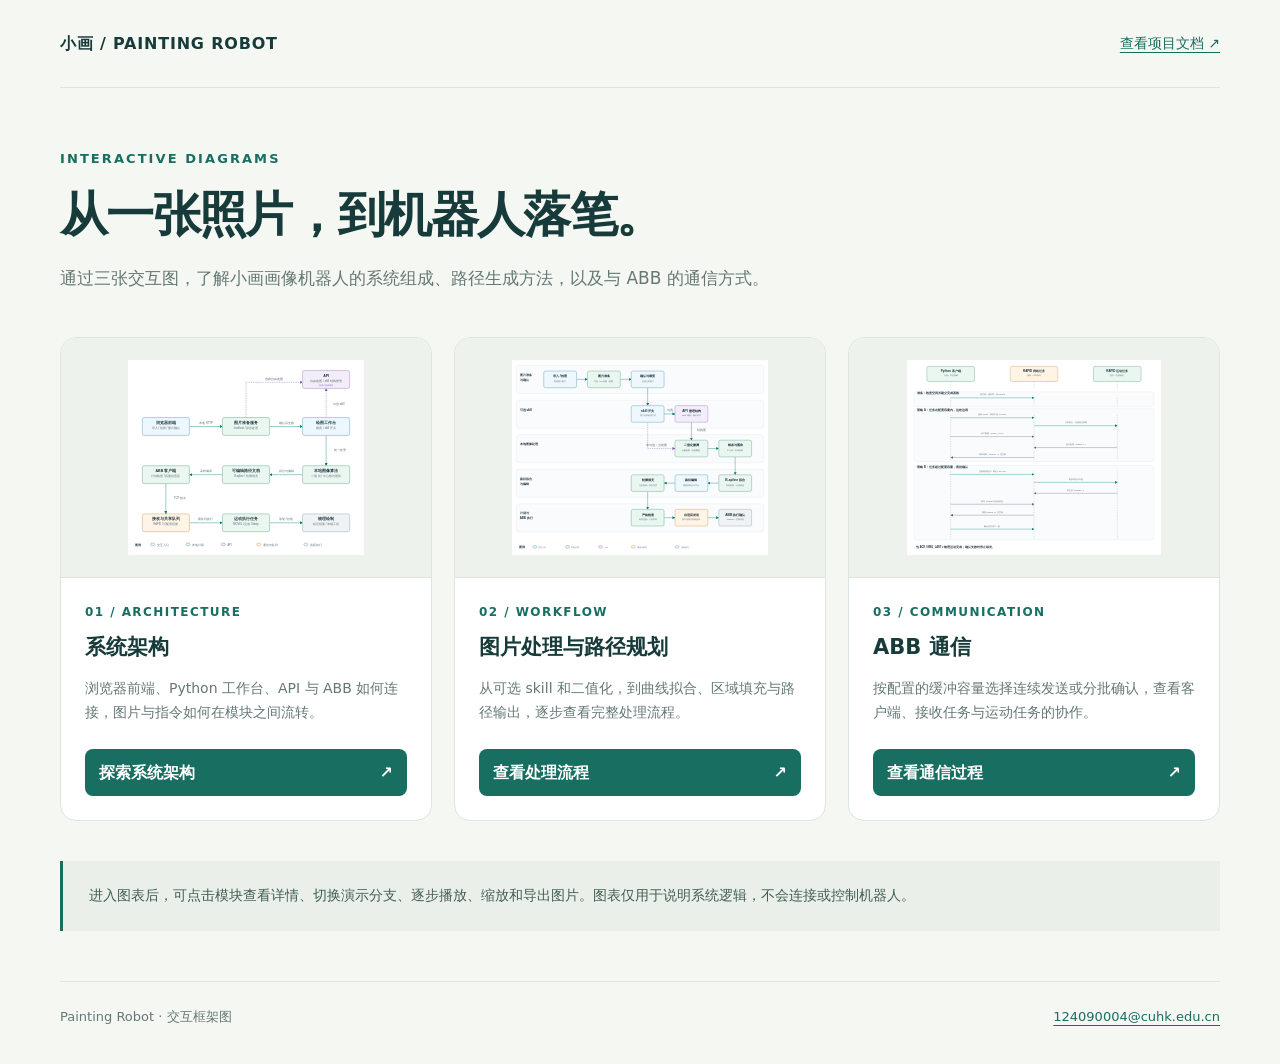
<file: docs/index.html>
<!doctype html>
<html lang="zh-CN">
<head>
  <meta charset="utf-8">
  <meta name="viewport" content="width=device-width, initial-scale=1">
  <meta name="description" content="小画画像机器人：系统架构、图片处理与路径规划、ABB 通信交互图。">
  <title>Painting Robot · 交互框架图</title>
  <style>
    :root { color-scheme: light; --ink:#173b3a; --muted:#647875; --accent:#176e61; --line:#dce5df; --paper:#f5f7f2; }
    * { box-sizing:border-box; }
    body { margin:0; background:var(--paper); color:var(--ink); font:16px/1.7 system-ui,-apple-system,"Segoe UI","Microsoft YaHei",sans-serif; }
    a { color:var(--accent); text-underline-offset:4px; }
    a:focus-visible { outline:3px solid #dd9a42; outline-offset:5px; }
    .wrap { width:min(1160px,calc(100% - 48px)); margin:auto; }
    header { padding:30px 0; display:flex; justify-content:space-between; align-items:center; border-bottom:1px solid var(--line); gap:20px; }
    .brand { font-weight:750; letter-spacing:.05em; }
    .repo { font-size:14px; }
    .intro { padding:60px 0 32px; max-width:800px; }
    .eyebrow { color:var(--accent); font-size:13px; letter-spacing:.16em; font-weight:650; }
    h1 { font-size:clamp(30px,5vw,48px); line-height:1.25; margin:14px 0 20px; letter-spacing:-.035em; }
    .intro p { color:var(--muted); margin:0; font-size:17px; }
    .cards { display:grid; grid-template-columns:repeat(3,minmax(0,1fr)); gap:22px; padding:12px 0 40px; }
    article { background:white; border:1px solid var(--line); border-radius:16px; overflow:hidden; display:flex; flex-direction:column; }
    .preview { display:block; padding:22px; background:#edf2ec; border-bottom:1px solid var(--line); }
    .preview img { display:block; width:100%; height:195px; object-fit:contain; }
    .body { padding:24px; flex:1; display:flex; flex-direction:column; }
    .number { color:var(--accent); font-size:12px; font-weight:700; letter-spacing:.12em; }
    h2 { font-size:21px; margin:7px 0 12px; }
    .body p { color:var(--muted); margin:0 0 24px; font-size:14px; }
    .open { display:inline-flex; justify-content:space-between; align-items:center; gap:14px; margin-top:auto; background:var(--accent); color:white; text-decoration:none; padding:10px 14px; border-radius:8px; font-weight:600; }
    .open:hover { background:#105447; }
    .hint { padding:23px 26px; border-left:3px solid var(--accent); background:#eaf0e9; margin:0 0 50px; color:#415d55; font-size:14px; }
    footer { border-top:1px solid var(--line); padding:24px 0 36px; display:flex; justify-content:space-between; gap:15px; flex-wrap:wrap; font-size:13px; color:var(--muted); }
    @media (max-width:850px) { .cards { grid-template-columns:1fr; } .preview img { height:230px; } .intro { padding-top:38px; } }
    @media (max-width:480px) { .wrap { width:calc(100% - 32px); } header { align-items:flex-start; } .repo { font-size:12px; } .body { padding:20px; } }
  </style>
</head>
<body>
  <div class="wrap">
    <header>
      <span class="brand">小画 / PAINTING ROBOT</span>
      <a class="repo" href="https://github.com/jadenbi/painting-robot">查看项目文档 ↗</a>
    </header>
    <main>
      <section class="intro" aria-labelledby="page-title">
        <div class="eyebrow">INTERACTIVE DIAGRAMS</div>
        <h1 id="page-title">从一张照片，到机器人落笔。</h1>
        <p>通过三张交互图，了解小画画像机器人的系统组成、路径生成方法，以及与 ABB 的通信方式。</p>
      </section>
      <section class="cards" aria-label="选择交互图">
        <article>
          <a class="preview" href="diagrams/interactive/architecture.html" aria-label="打开系统架构交互图"><img src="images/architecture.svg" alt="系统架构图预览"></a>
          <div class="body"><span class="number">01 / ARCHITECTURE</span><h2>系统架构</h2><p>浏览器前端、Python 工作台、API 与 ABB 如何连接，图片与指令如何在模块之间流转。</p><a class="open" href="diagrams/interactive/architecture.html">探索系统架构 <span aria-hidden="true">↗</span></a></div>
        </article>
        <article>
          <a class="preview" href="diagrams/interactive/workflow.html" aria-label="打开图片处理与路径规划交互图"><img src="images/workflow.svg" alt="图片处理与路径规划图预览"></a>
          <div class="body"><span class="number">02 / WORKFLOW</span><h2>图片处理与路径规划</h2><p>从可选 skill 和二值化，到曲线拟合、区域填充与路径输出，逐步查看完整处理流程。</p><a class="open" href="diagrams/interactive/workflow.html">查看处理流程 <span aria-hidden="true">↗</span></a></div>
        </article>
        <article>
          <a class="preview" href="diagrams/interactive/communication.html" aria-label="打开 ABB 通信交互图"><img src="images/communication.svg" alt="ABB 通信图预览"></a>
          <div class="body"><span class="number">03 / COMMUNICATION</span><h2>ABB 通信</h2><p>按配置的缓冲容量选择连续发送或分批确认，查看客户端、接收任务与运动任务的协作。</p><a class="open" href="diagrams/interactive/communication.html">查看通信过程 <span aria-hidden="true">↗</span></a></div>
        </article>
      </section>
      <aside class="hint">进入图表后，可点击模块查看详情、切换演示分支、逐步播放、缩放和导出图片。图表仅用于说明系统逻辑，不会连接或控制机器人。</aside>
    </main>
    <footer><span>Painting Robot · 交互框架图</span><a href="mailto:124090004@cuhk.edu.cn">124090004@cuhk.edu.cn</a></footer>
  </div>
</body>
</html>
</file>
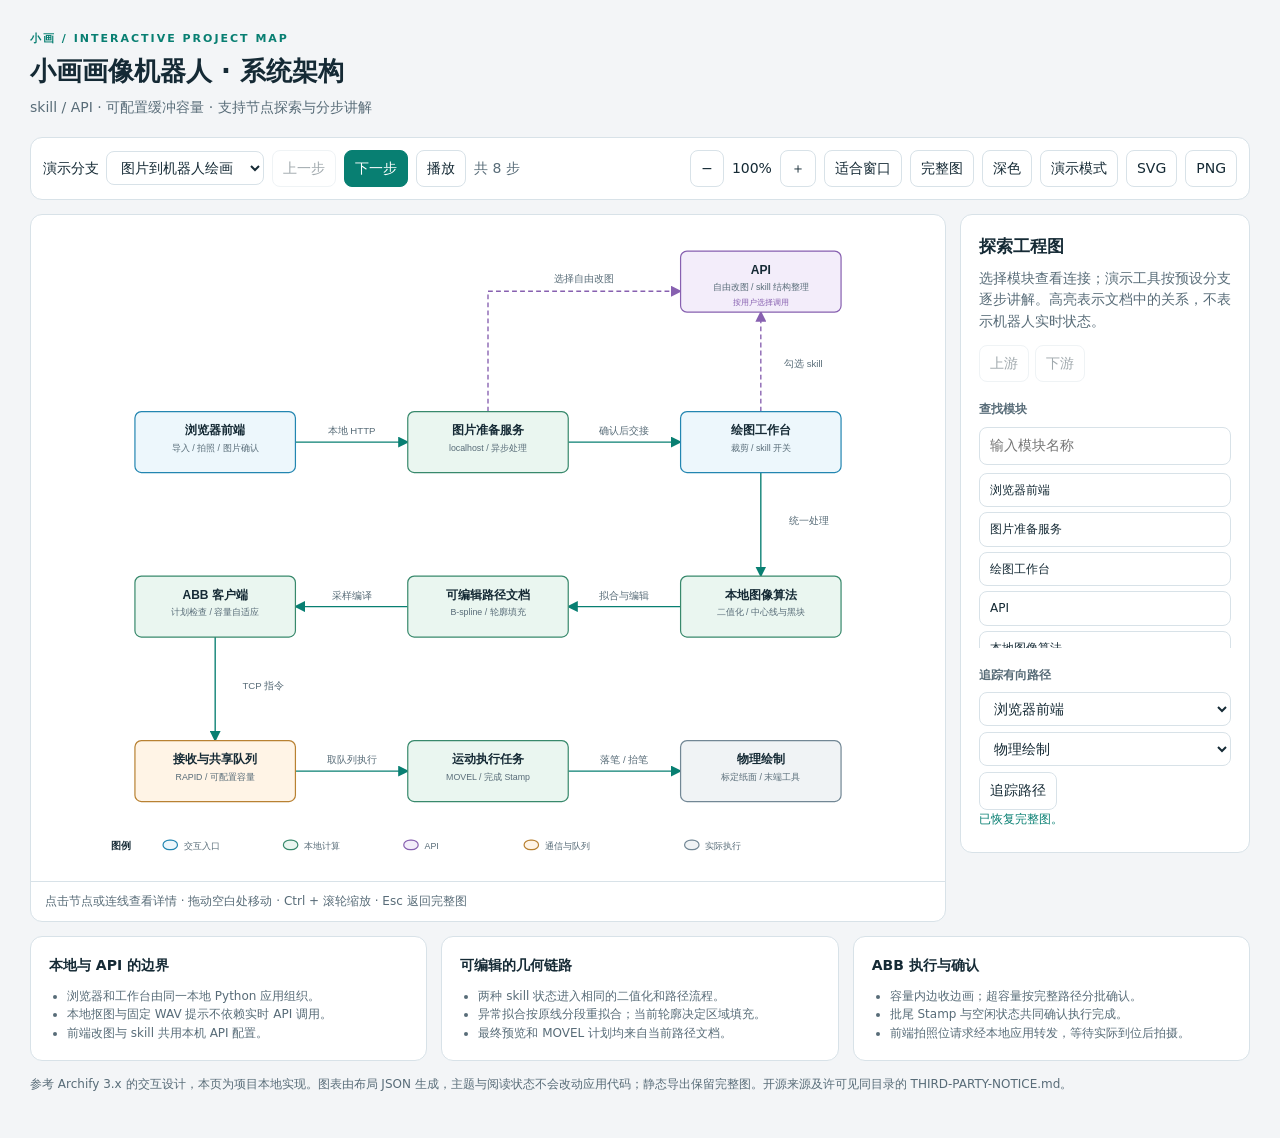
<file: docs/diagrams/interactive/architecture.html>
<!doctype html>
<html lang="zh-CN" data-theme="light"><head><meta charset="utf-8"><meta name="viewport" content="width=device-width,initial-scale=1"><title>小画画像机器人 · 系统架构</title><style>:root{--bg:#f3f5f7;--panel:#fff;--ink:#152a35;--muted:#586c78;--line:#d8e2e8;--accent:#087f72;--soft:#e9f4f2;--node-bg:#fff;--front:#edf7fc;--front-stroke:#2386b1;--back:#eaf6f0;--back-stroke:#38896c;--api:#f3edfa;--api-stroke:#8760b0;--queue:#fff4e6;--queue-stroke:#b88132;--external:#f0f3f5;--external-stroke:#728795;--region:#fafbfc;--region-stroke:#d9e1e6;color-scheme:light}
[data-theme=dark]{--bg:#101923;--panel:#182430;--ink:#e5edf4;--muted:#acbbc7;--line:#3a4b58;--accent:#60d9c3;--soft:#243c3d;--node-bg:#182430;--front:#183b4d;--front-stroke:#65b6df;--back:#1b3e33;--back-stroke:#6fcea6;--api:#352c4a;--api-stroke:#b698e0;--queue:#483924;--queue-stroke:#e4b363;--external:#2b3640;--external-stroke:#a5b9c7;--region:#1b2935;--region-stroke:#435261;color-scheme:dark}
*{box-sizing:border-box}body{margin:0;background:var(--bg);color:var(--ink);font:14px/1.55 'Microsoft YaHei','Noto Sans CJK SC',system-ui,sans-serif}button,input,select{font:inherit;color:inherit}button,select,input{background:var(--panel);border:1px solid var(--line);border-radius:8px;padding:7px 10px}button{cursor:pointer}button:hover{border-color:var(--accent);background:var(--soft)}button:disabled{opacity:.4;cursor:default}button:focus-visible,input:focus-visible,select:focus-visible{outline:3px solid var(--accent);outline-offset:2px}button.primary{background:var(--accent);color:var(--panel);border-color:var(--accent)}header{max-width:1580px;margin:auto;padding:30px 30px 18px}.eyebrow{color:var(--accent);font-weight:700;letter-spacing:2px;font-size:11px}h1{margin:8px 0;font-size:26px;line-height:1.3}header p{margin:0;color:var(--muted)}.page{max-width:1580px;margin:auto;padding:0 30px 30px}.toolbar{display:flex;flex-wrap:wrap;gap:8px;align-items:center;padding:12px;background:var(--panel);border:1px solid var(--line);border-radius:12px}.toolbar .spacer{flex:1}.toolbar label{display:flex;align-items:center;gap:7px}.toolbar select{max-width:300px}#scene-label{color:var(--muted);min-width:125px}.layout{display:grid;grid-template-columns:minmax(0,1fr) 290px;gap:14px;margin-top:14px}.canvas{min-width:0;background:var(--panel);border:1px solid var(--line);border-radius:12px;overflow:hidden;position:relative}.viewport{height:min(74vh,850px);min-height:420px;overflow:hidden;touch-action:none;cursor:grab}.viewport:active{cursor:grabbing}.viewport svg{display:block;width:100%;height:100%;user-select:none}.canvas-footer{padding:10px 14px;border-top:1px solid var(--line);color:var(--muted);font-size:12px}.side{background:var(--panel);border:1px solid var(--line);border-radius:12px;padding:18px;align-self:start;max-height:80vh;overflow:auto}.side h2{font-size:17px;margin:0 0 8px}.side p{color:var(--muted);margin:0 0 12px}.side h3{font-size:12px;color:var(--muted);margin:18px 0 8px}.side .actions{display:flex;flex-wrap:wrap;gap:6px}.side #finder{width:100%;margin-bottom:8px}.results{display:flex;flex-direction:column;gap:5px;max-height:175px;overflow:auto}.results button{text-align:left;font-size:12px}.relation-list{padding-left:18px;font-size:12px}.cards{display:grid;grid-template-columns:repeat(3,1fr);gap:14px;margin-top:14px}.card{background:var(--panel);border:1px solid var(--line);border-radius:12px;padding:18px}.card h2{font-size:14px;margin:0 0 10px}.card ul{margin:0;padding-left:18px;color:var(--muted);font-size:12px}.note{color:var(--muted);font-size:12px;margin:14px 0}#status{min-height:24px;color:var(--accent);font-size:12px}#detail-id{font:11px ui-monospace,monospace;color:var(--muted)}#route-controls select{display:block;width:100%;margin:6px 0}.hidden,[hidden]{display:none!important}body.stage header,body.stage .cards,body.stage .note,body.stage .side,body.stage .canvas-footer{display:none}body.stage .page{max-width:none;padding:12px}body.stage .layout{grid-template-columns:1fr}body.stage .viewport{height:calc(100vh - 105px)}
.c-mask{fill:var(--node-bg);stroke:none}.c-frontend{fill:var(--front);stroke:var(--front-stroke)}.c-backend{fill:var(--back);stroke:var(--back-stroke)}.c-cloud{fill:var(--api);stroke:var(--api-stroke)}.c-messagebus{fill:var(--queue);stroke:var(--queue-stroke)}.c-external{fill:var(--external);stroke:var(--external-stroke)}.c-region{fill:var(--region);stroke:var(--region-stroke)}.t-primary{fill:var(--ink)}.t-muted{fill:var(--muted)}.t-frontend{fill:var(--front-stroke)}.t-backend{fill:var(--back-stroke)}.t-cloud{fill:var(--api-stroke)}.t-messagebus{fill:var(--queue-stroke)}.t-external{fill:var(--external-stroke)}.a-default{stroke:var(--muted)}.a-emphasis{stroke:var(--accent)}.a-dashed{stroke:var(--api-stroke);stroke-dasharray:6 4}.a-security{stroke:var(--queue-stroke)}.m{fill:var(--muted)}.m-emphasis{fill:var(--accent)}.m-dashed{fill:var(--api-stroke)}.m-security{fill:var(--queue-stroke)}svg text{font-family:'Microsoft YaHei','Noto Sans CJK SC',sans-serif}[data-node],[data-edge]{cursor:pointer;outline:none;transition:opacity .12s}[data-node]:focus-visible rect:not(.c-mask){stroke:var(--accent);stroke-width:3}.dim{opacity:.17}.match rect:not(.c-mask){stroke:var(--accent);stroke-width:3}.match path{stroke:var(--accent);stroke-width:3}.selected rect:not(.c-mask){stroke:var(--accent);stroke-width:3.5}.selected path{stroke:var(--accent);stroke-width:3.5}
@media(prefers-reduced-motion:reduce){*{transition:none!important}}@media(max-width:1000px){.page,header{padding-left:14px;padding-right:14px}.layout{grid-template-columns:minmax(0,1fr) 250px}.toolbar select{max-width:220px}}@media(max-width:760px){.layout{grid-template-columns:1fr}.viewport{min-height:350px;height:60vh}.side{max-height:none}.cards{grid-template-columns:1fr}h1{font-size:22px}}@media print{header{padding:0}.page{padding:0}.toolbar,.side,.canvas-footer,.note{display:none}.layout{display:block}.viewport{height:auto;min-height:0}.viewport svg{height:auto}.canvas{border:0}.dim{opacity:1}.selected rect,.match rect{stroke-width:1.5}.cards{break-inside:avoid}}
</style></head>
<body><header><div class="eyebrow">小画 / INTERACTIVE PROJECT MAP</div><h1>小画画像机器人 · 系统架构</h1><p>skill / API · 可配置缓冲容量 · 支持节点探索与分步讲解</p></header>
<main class="page"><div class="toolbar" aria-label="图表工具栏">
<label>演示分支 <select id="scene"><option value="main">图片到机器人绘画</option><option value="api">前端可选 API 改图</option><option value="skill">工作台可选 skill</option></select></label><button id="previous" disabled>上一步</button><button id="next" class="primary">下一步</button><button id="play" aria-pressed="false">播放</button><span id="scene-label" aria-live="polite">准备演示</span><span class="spacer"></span>
<button id="zoom-out" aria-label="缩小">−</button><span id="zoom-label">100%</span><button id="zoom-in" aria-label="放大">＋</button><button id="fit">适合窗口</button><button id="reset">完整图</button><button id="theme" aria-pressed="false">深色</button><button id="stage" aria-pressed="false">演示模式</button><button id="export-svg">SVG</button><button id="export-png">PNG</button>
</div><div class="layout"><section class="canvas" aria-label="工程图"><div class="viewport" id="viewport"><svg xmlns="http://www.w3.org/2000/svg" viewBox="0 0 1000 830" role="img"><defs><marker id="arrowhead" markerWidth="8" markerHeight="8" refX="7" refY="4" orient="auto"><path d="M0,0 L8,4 L0,8 Z" class="m"/></marker><marker id="arrowhead-emphasis" markerWidth="8" markerHeight="8" refX="7" refY="4" orient="auto"><path d="M0,0 L8,4 L0,8 Z" class="m-emphasis"/></marker><marker id="arrowhead-dashed" markerWidth="8" markerHeight="8" refX="7" refY="4" orient="auto"><path d="M0,0 L8,4 L0,8 Z" class="m-dashed"/></marker><marker id="arrowhead-security" markerWidth="8" markerHeight="8" refX="7" refY="4" orient="auto"><path d="M0,0 L8,4 L0,8 Z" class="m-security"/></marker></defs>
<g data-edge="local-request" tabindex="0" role="button" aria-label="本地 HTTP"><path d="M260,283.0 L400,283.0" class="a-emphasis" stroke-width="1.7" fill="none" marker-end="url(#arrowhead-emphasis)"/>
<text x="330.0" y="273.0" class="t-muted" font-size="12" text-anchor="middle">本地 HTTP</text>
</g>
<g data-edge="confirmed-handoff" tabindex="0" role="button" aria-label="确认后交接"><path d="M600,283.0 L740,283.0" class="a-emphasis" stroke-width="1.7" fill="none" marker-end="url(#arrowhead-emphasis)"/>
<text x="670.0" y="273.0" class="t-muted" font-size="12" text-anchor="middle">确认后交接</text>
</g>
<g data-edge="free-edit-call" tabindex="0" role="button" aria-label="选择自由改图"><path d="M500.0,245 L500.0,95 L740,95" class="a-dashed" stroke-width="1.7" fill="none" marker-end="url(#arrowhead-dashed)"/>
<text x="620" y="84" class="t-muted" font-size="12" text-anchor="middle">选择自由改图</text>
</g>
<g data-edge="skill-call" tabindex="0" role="button" aria-label="勾选 skill"><path d="M840.0,245 L840.0,121" class="a-dashed" stroke-width="1.7" fill="none" marker-end="url(#arrowhead-dashed)"/>
<text x="893" y="190" class="t-muted" font-size="12" text-anchor="middle">勾选 skill</text>
</g>
<g data-edge="image-process" tabindex="0" role="button" aria-label="统一处理"><path d="M840.0,321 L840.0,450" class="a-emphasis" stroke-width="1.7" fill="none" marker-end="url(#arrowhead-emphasis)"/>
<text x="900.0" y="385.5" class="t-muted" font-size="12" text-anchor="middle">统一处理</text>
</g>
<g data-edge="editable-curves" tabindex="0" role="button" aria-label="拟合与编辑"><path d="M740,488.0 L600,488.0" class="a-emphasis" stroke-width="1.7" fill="none" marker-end="url(#arrowhead-emphasis)"/>
<text x="670.0" y="478.0" class="t-muted" font-size="12" text-anchor="middle">拟合与编辑</text>
</g>
<g data-edge="compile-plan" tabindex="0" role="button" aria-label="采样编译"><path d="M400,488.0 L260,488.0" class="a-emphasis" stroke-width="1.7" fill="none" marker-end="url(#arrowhead-emphasis)"/>
<text x="330.0" y="478.0" class="t-muted" font-size="12" text-anchor="middle">采样编译</text>
</g>
<g data-edge="tcp-commands" tabindex="0" role="button" aria-label="TCP 指令"><path d="M160.0,526 L160.0,655" class="a-emphasis" stroke-width="1.7" fill="none" marker-end="url(#arrowhead-emphasis)"/>
<text x="220.0" y="590.5" class="t-muted" font-size="12" text-anchor="middle">TCP 指令</text>
</g>
<g data-edge="consume-queue" tabindex="0" role="button" aria-label="取队列执行"><path d="M260,693.0 L400,693.0" class="a-emphasis" stroke-width="1.7" fill="none" marker-end="url(#arrowhead-emphasis)"/>
<text x="330.0" y="683.0" class="t-muted" font-size="12" text-anchor="middle">取队列执行</text>
</g>
<g data-edge="pen-motion" tabindex="0" role="button" aria-label="落笔 / 抬笔"><path d="M600,693.0 L740,693.0" class="a-emphasis" stroke-width="1.7" fill="none" marker-end="url(#arrowhead-emphasis)"/>
<text x="670.0" y="683.0" class="t-muted" font-size="12" text-anchor="middle">落笔 / 抬笔</text>
</g>
<g data-node="browser" tabindex="0" role="button" aria-label="浏览器前端">
<rect x="60" y="245" width="200" height="76" rx="8" class="c-mask" stroke-width="1.5"/>
<rect x="60" y="245" width="200" height="76" rx="8" class="c-frontend" stroke-width="1.5"/>
<text x="160.0" y="273" class="t-primary" font-size="15" text-anchor="middle" font-weight="600">浏览器前端</text>
<text x="160.0" y="294" class="t-muted" font-size="11" text-anchor="middle">导入 / 拍照 / 图片确认</text>
</g>
<g data-node="preparation" tabindex="0" role="button" aria-label="图片准备服务">
<rect x="400" y="245" width="200" height="76" rx="8" class="c-mask" stroke-width="1.5"/>
<rect x="400" y="245" width="200" height="76" rx="8" class="c-backend" stroke-width="1.5"/>
<text x="500.0" y="273" class="t-primary" font-size="15" text-anchor="middle" font-weight="600">图片准备服务</text>
<text x="500.0" y="294" class="t-muted" font-size="11" text-anchor="middle">localhost / 异步处理</text>
</g>
<g data-node="workbench" tabindex="0" role="button" aria-label="绘图工作台">
<rect x="740" y="245" width="200" height="76" rx="8" class="c-mask" stroke-width="1.5"/>
<rect x="740" y="245" width="200" height="76" rx="8" class="c-frontend" stroke-width="1.5"/>
<text x="840.0" y="273" class="t-primary" font-size="15" text-anchor="middle" font-weight="600">绘图工作台</text>
<text x="840.0" y="294" class="t-muted" font-size="11" text-anchor="middle">裁剪 / skill 开关</text>
</g>
<g data-node="image_api" tabindex="0" role="button" aria-label="API">
<rect x="740" y="45" width="200" height="76" rx="8" class="c-mask" stroke-width="1.5"/>
<rect x="740" y="45" width="200" height="76" rx="8" class="c-cloud" stroke-width="1.5"/>
<text x="840.0" y="73" class="t-primary" font-size="15" text-anchor="middle" font-weight="600">API</text>
<text x="840.0" y="94" class="t-muted" font-size="11" text-anchor="middle">自由改图 / skill 结构整理</text>
<text x="840.0" y="112" class="t-cloud" font-size="10" text-anchor="middle">按用户选择调用</text>
</g>
<g data-node="image_algorithms" tabindex="0" role="button" aria-label="本地图像算法">
<rect x="740" y="450" width="200" height="76" rx="8" class="c-mask" stroke-width="1.5"/>
<rect x="740" y="450" width="200" height="76" rx="8" class="c-backend" stroke-width="1.5"/>
<text x="840.0" y="478" class="t-primary" font-size="15" text-anchor="middle" font-weight="600">本地图像算法</text>
<text x="840.0" y="499" class="t-muted" font-size="11" text-anchor="middle">二值化 / 中心线与黑块</text>
</g>
<g data-node="path_document" tabindex="0" role="button" aria-label="可编辑路径文档">
<rect x="400" y="450" width="200" height="76" rx="8" class="c-mask" stroke-width="1.5"/>
<rect x="400" y="450" width="200" height="76" rx="8" class="c-backend" stroke-width="1.5"/>
<text x="500.0" y="478" class="t-primary" font-size="15" text-anchor="middle" font-weight="600">可编辑路径文档</text>
<text x="500.0" y="499" class="t-muted" font-size="11" text-anchor="middle">B-spline / 轮廓填充</text>
</g>
<g data-node="robot_client" tabindex="0" role="button" aria-label="ABB 客户端">
<rect x="60" y="450" width="200" height="76" rx="8" class="c-mask" stroke-width="1.5"/>
<rect x="60" y="450" width="200" height="76" rx="8" class="c-backend" stroke-width="1.5"/>
<text x="160.0" y="478" class="t-primary" font-size="15" text-anchor="middle" font-weight="600">ABB 客户端</text>
<text x="160.0" y="499" class="t-muted" font-size="11" text-anchor="middle">计划检查 / 容量自适应</text>
</g>
<g data-node="rapid_queue" tabindex="0" role="button" aria-label="接收与共享队列">
<rect x="60" y="655" width="200" height="76" rx="8" class="c-mask" stroke-width="1.5"/>
<rect x="60" y="655" width="200" height="76" rx="8" class="c-messagebus" stroke-width="1.5"/>
<text x="160.0" y="683" class="t-primary" font-size="15" text-anchor="middle" font-weight="600">接收与共享队列</text>
<text x="160.0" y="704" class="t-muted" font-size="11" text-anchor="middle">RAPID / 可配置容量</text>
</g>
<g data-node="rapid_motion" tabindex="0" role="button" aria-label="运动执行任务">
<rect x="400" y="655" width="200" height="76" rx="8" class="c-mask" stroke-width="1.5"/>
<rect x="400" y="655" width="200" height="76" rx="8" class="c-backend" stroke-width="1.5"/>
<text x="500.0" y="683" class="t-primary" font-size="15" text-anchor="middle" font-weight="600">运动执行任务</text>
<text x="500.0" y="704" class="t-muted" font-size="11" text-anchor="middle">MOVEL / 完成 Stamp</text>
</g>
<g data-node="physical_drawing" tabindex="0" role="button" aria-label="物理绘制">
<rect x="740" y="655" width="200" height="76" rx="8" class="c-mask" stroke-width="1.5"/>
<rect x="740" y="655" width="200" height="76" rx="8" class="c-external" stroke-width="1.5"/>
<text x="840.0" y="683" class="t-primary" font-size="15" text-anchor="middle" font-weight="600">物理绘制</text>
<text x="840.0" y="704" class="t-muted" font-size="11" text-anchor="middle">标定纸面 / 末端工具</text>
</g>
<rect x="95" y="779" width="18" height="12" rx="8" class="c-frontend" stroke-width="1.5"/>
<rect x="245" y="779" width="18" height="12" rx="8" class="c-backend" stroke-width="1.5"/>
<rect x="395" y="779" width="18" height="12" rx="8" class="c-cloud" stroke-width="1.5"/>
<rect x="545" y="779" width="18" height="12" rx="8" class="c-messagebus" stroke-width="1.5"/>
<rect x="745" y="779" width="18" height="12" rx="8" class="c-external" stroke-width="1.5"/>
<text x="30" y="790" class="t-primary" font-size="12" text-anchor="start" font-weight="600">图例</text>
<text x="121" y="790" class="t-muted" font-size="11" text-anchor="start">交互入口</text>
<text x="271" y="790" class="t-muted" font-size="11" text-anchor="start">本地计算</text>
<text x="421" y="790" class="t-muted" font-size="11" text-anchor="start">API</text>
<text x="571" y="790" class="t-muted" font-size="11" text-anchor="start">通信与队列</text>
<text x="771" y="790" class="t-muted" font-size="11" text-anchor="start">实际执行</text></svg></div><div class="canvas-footer">点击节点或连线查看详情 · 拖动空白处移动 · Ctrl + 滚轮缩放 · Esc 返回完整图</div></section>
<aside class="side"><h2 id="detail-title">探索工程图</h2><p id="detail-description">选择模块查看连接；演示工具按预设分支逐步讲解。高亮表示文档中的关系，不表示机器人实时状态。</p><div id="detail-id"></div><div class="actions" id="reach-controls"><button id="upstream" disabled>上游</button><button id="downstream" disabled>下游</button></div><div id="relation-detail"></div>
<h3>查找模块</h3><input id="finder" type="search" placeholder="输入模块名称" aria-label="查找模块"><div id="results" class="results"></div>
<div id="route-controls"><h3>追踪有向路径</h3><select id="route-from" aria-label="路径起点"></select><select id="route-to" aria-label="路径终点"></select><button id="route">追踪路径</button></div><p id="sequence-note" hidden>通信图按消息时间顺序演示；参与者之间的多次往返不用于推断聚合路径。</p><div id="status" role="status" aria-live="polite"></div></aside></div>
<div class="cards"><section class="card"><h2>本地与 API 的边界</h2><ul><li>浏览器和工作台由同一本地 Python 应用组织。</li><li>本地抠图与固定 WAV 提示不依赖实时 API 调用。</li><li>前端改图与 skill 共用本机 API 配置。</li></ul></section><section class="card"><h2>可编辑的几何链路</h2><ul><li>两种 skill 状态进入相同的二值化和路径流程。</li><li>异常拟合按原线分段重拟合；当前轮廓决定区域填充。</li><li>最终预览和 MOVEL 计划均来自当前路径文档。</li></ul></section><section class="card"><h2>ABB 执行与确认</h2><ul><li>容量内边收边画；超容量按完整路径分批确认。</li><li>批尾 Stamp 与空闲状态共同确认执行完成。</li><li>前端拍照位请求经本地应用转发，等待实际到位后拍摄。</li></ul></section></div><p class="note">参考 Archify 3.x 的交互设计，本页为项目本地实现。图表由布局 JSON 生成，主题与阅读状态不会改动应用代码；静态导出保留完整图。开源来源及许可见同目录的 THIRD-PARTY-NOTICE.md。</p></main>
<script id="diagram-data" type="application/json">{"diagram_type": "architecture", "meta": {"title": "小画画像机器人 · 系统架构", "locale": "zh-CN", "output": "architecture.html"}, "components": [{"id": "browser", "type": "frontend", "label": "浏览器前端", "sublabel": "导入 / 拍照 / 图片确认", "pos": [60, 245], "size": [200, 76]}, {"id": "preparation", "type": "backend", "label": "图片准备服务", "sublabel": "localhost / 异步处理", "pos": [400, 245], "size": [200, 76]}, {"id": "workbench", "type": "frontend", "label": "绘图工作台", "sublabel": "裁剪 / skill 开关", "pos": [740, 245], "size": [200, 76]}, {"id": "image_api", "type": "cloud", "label": "API", "sublabel": "自由改图 / skill 结构整理", "pos": [740, 45], "size": [200, 76], "tag": "按用户选择调用"}, {"id": "image_algorithms", "type": "backend", "label": "本地图像算法", "sublabel": "二值化 / 中心线与黑块", "pos": [740, 450], "size": [200, 76]}, {"id": "path_document", "type": "backend", "label": "可编辑路径文档", "sublabel": "B-spline / 轮廓填充", "pos": [400, 450], "size": [200, 76]}, {"id": "robot_client", "type": "backend", "label": "ABB 客户端", "sublabel": "计划检查 / 容量自适应", "pos": [60, 450], "size": [200, 76]}, {"id": "rapid_queue", "type": "messagebus", "label": "接收与共享队列", "sublabel": "RAPID / 可配置容量", "pos": [60, 655], "size": [200, 76]}, {"id": "rapid_motion", "type": "backend", "label": "运动执行任务", "sublabel": "MOVEL / 完成 Stamp", "pos": [400, 655], "size": [200, 76]}, {"id": "physical_drawing", "type": "external", "label": "物理绘制", "sublabel": "标定纸面 / 末端工具", "pos": [740, 655], "size": [200, 76]}], "connections": [{"id": "local-request", "from": "browser", "to": "preparation", "variant": "emphasis", "label": "本地 HTTP"}, {"id": "confirmed-handoff", "from": "preparation", "to": "workbench", "variant": "emphasis", "label": "确认后交接"}, {"id": "free-edit-call", "from": "preparation", "to": "image_api", "variant": "dashed", "label": "选择自由改图"}, {"id": "skill-call", "from": "workbench", "to": "image_api", "variant": "dashed", "label": "勾选 skill"}, {"id": "image-process", "from": "workbench", "to": "image_algorithms", "variant": "emphasis", "label": "统一处理"}, {"id": "editable-curves", "from": "image_algorithms", "to": "path_document", "variant": "emphasis", "label": "拟合与编辑"}, {"id": "compile-plan", "from": "path_document", "to": "robot_client", "variant": "emphasis", "label": "采样编译"}, {"id": "tcp-commands", "from": "robot_client", "to": "rapid_queue", "variant": "emphasis", "label": "TCP 指令"}, {"id": "consume-queue", "from": "rapid_queue", "to": "rapid_motion", "variant": "emphasis", "label": "取队列执行"}, {"id": "pen-motion", "from": "rapid_motion", "to": "physical_drawing", "variant": "emphasis", "label": "落笔 / 抬笔"}], "cards": [{"dot": "cyan", "title": "本地与 API 的边界", "items": ["浏览器和工作台由同一本地 Python 应用组织。", "本地抠图与固定 WAV 提示不依赖实时 API 调用。", "前端改图与 skill 共用本机 API 配置。"]}, {"dot": "emerald", "title": "可编辑的几何链路", "items": ["两种 skill 状态进入相同的二值化和路径流程。", "异常拟合按原线分段重拟合；当前轮廓决定区域填充。", "最终预览和 MOVEL 计划均来自当前路径文档。"]}, {"dot": "orange", "title": "ABB 执行与确认", "items": ["容量内边收边画；超容量按完整路径分批确认。", "批尾 Stamp 与空闲状态共同确认执行完成。", "前端拍照位请求经本地应用转发，等待实际到位后拍摄。"]}], "format": "xiaohua-diagram-v1", "scenes": [{"id": "main", "label": "图片到机器人绘画", "edges": ["local-request", "confirmed-handoff", "image-process", "editable-curves", "compile-plan", "tcp-commands", "consume-queue", "pen-motion"]}, {"id": "api", "label": "前端可选 API 改图", "edges": ["local-request", "free-edit-call"]}, {"id": "skill", "label": "工作台可选 skill", "edges": ["local-request", "confirmed-handoff", "skill-call"]}]}</script><script>/* Pure graph operations shared by the viewer and offline tests. */
(function (root) {
  'use strict';
  function normalize(data) {
    return {kind: data.diagram_type, nodes: data.components || data.nodes || data.participants || [], edges: data.connections || data.edges || data.messages || [], scenes: data.scenes || []};
  }
  function validate(graph) {
    const ids = new Set(), edgeIds = new Set();
    for (const n of graph.nodes) { if (!n.id || ids.has(n.id)) throw Error('节点编号重复或为空'); ids.add(n.id); }
    for (const e of graph.edges) {
      if (!e.id || edgeIds.has(e.id) || !ids.has(e.from) || !ids.has(e.to)) throw Error('连线编号或端点无效');
      edgeIds.add(e.id);
    }
    const scenes = new Set();
    for (const scene of graph.scenes) {
      if (!scene.id || scenes.has(scene.id) || !scene.edges.length || scene.edges.some(id => !edgeIds.has(id))) throw Error('演示场景无效');
      scenes.add(scene.id);
      const edges = scene.edges.map(id => graph.edges.find(e => e.id === id));
      if (graph.kind === 'sequence') {
        if (edges.some((e,i) => i > 0 && e.y < edges[i-1].y)) throw Error('时序消息顺序无效');
      } else if (edges.some((e,i) => i > 0 && e.from !== edges[i-1].to)) throw Error('演示路径不连续');
    }
    return graph;
  }
  function route(graph, source, target) {
    if (graph.kind === 'sequence') throw Error('时序图请按消息顺序演示');
    if (![source,target].every(id => graph.nodes.some(n => n.id === id))) return null;
    const queue=[{node:source,nodes:[source],edges:[]}], seen=new Set([source]);
    while (queue.length) {
      const current=queue.shift();
      if (current.node===target) return {nodes:current.nodes,edges:current.edges};
      for (const edge of graph.edges.filter(e => e.from===current.node)) {
        if (seen.has(edge.to)) continue;
        seen.add(edge.to); queue.push({node:edge.to,nodes:[...current.nodes,edge.to],edges:[...current.edges,edge.id]});
      }
    }
    return null;
  }
  function reach(graph, origin, direction) {
    if (graph.kind === 'sequence') throw Error('时序图请按消息顺序演示');
    if (!['upstream','downstream'].includes(direction) || !graph.nodes.some(n => n.id===origin)) throw Error('关系查询无效');
    const queue=[origin], nodes=new Set([origin]), edges=new Set();
    while (queue.length) {
      const id=queue.shift();
      for (const edge of graph.edges) {
        if ((direction==='downstream'?edge.from:edge.to)!==id) continue;
        const next=direction==='downstream'?edge.to:edge.from;
        edges.add(edge.id);
        if (!nodes.has(next)) {nodes.add(next);queue.push(next);}
      }
    }
    return {nodes:[...nodes],edges:[...edges]};
  }
  function search(graph, term) {
    const q=term.trim().toLocaleLowerCase();
    return graph.nodes.filter(n => [n.id,n.label,n.sublabel||''].some(t => t.toLocaleLowerCase().includes(q)));
  }
  const api={normalize,validate,route,reach,search};
  if (typeof module!=='undefined' && module.exports) module.exports=api;
  else root.DiagramGraph=api;
})(typeof globalThis!=='undefined'?globalThis:this);

/* Project-specific interaction layer inspired by Archify 3.x viewer concepts.
   No official Archify runtime is copied or required. */
(function () {
  'use strict';
  const $=id=>document.getElementById(id), core=globalThis.DiagramGraph;
  const data=JSON.parse($('diagram-data').textContent), graph=core.validate(core.normalize(data));
  const svg=$('viewport').querySelector('svg');
  const base=svg.getAttribute('viewBox').split(/\s+/).map(Number);
  const nodeElements=new Map([...svg.querySelectorAll('[data-node]')].map(el=>[el.dataset.node,el]));
  const edgeElements=new Map([...svg.querySelectorAll('[data-edge]')].map(el=>[el.dataset.edge,el]));
  let focused=null, currentScene=graph.scenes[0], index=-1, playing=null, camera=[...base];
  const sequence=graph.kind==='sequence';
  const status=text=>{$('status').textContent=text;};
  function stop() {if(playing!==null) clearInterval(playing);playing=null;$('play').textContent='播放';$('play').setAttribute('aria-pressed','false');}
  function clearHighlights() {
    for(const el of [...nodeElements.values(),...edgeElements.values()]) el.classList.remove('dim','match','selected');
  }
  function highlight(nodes,edges) {
    const ns=new Set(nodes), es=new Set(edges);
    for(const [id,el] of nodeElements) {el.classList.toggle('dim',!ns.has(id));el.classList.toggle('match',ns.has(id));el.classList.remove('selected');}
    for(const [id,el] of edgeElements) {el.classList.toggle('dim',!es.has(id));el.classList.toggle('match',es.has(id));el.classList.remove('selected');}
  }
  function relations(node) {
    const incoming=graph.edges.filter(e=>e.to===node), outgoing=graph.edges.filter(e=>e.from===node);
    const names=new Map(graph.nodes.map(n=>[n.id,n.label]));
    const container=$('relation-detail');container.replaceChildren();
    for(const [title,items,other] of [['进入关系',incoming,'from'],['离开关系',outgoing,'to']]) {
      const heading=document.createElement('h3');heading.textContent=title;container.append(heading);
      const list=document.createElement('ul');list.className='relation-list';
      for(const edge of items) {const li=document.createElement('li');li.textContent=names.get(edge[other])+(edge.label?' · '+edge.label:'');list.append(li);}
      if(!items.length){const li=document.createElement('li');li.textContent='图中未定义';list.append(li);}
      container.append(list);
    }
  }
  function focus(id) {
    const node=graph.nodes.find(n=>n.id===id);if(!node)return;
    stop();clearHighlights();focused=id;nodeElements.get(id).classList.add('selected');
    $('detail-title').textContent=node.label;$('detail-description').textContent=node.sublabel||'';$('detail-id').textContent=node.id;
    $('upstream').disabled=sequence;$('downstream').disabled=sequence;relations(id);
    status('已选中模块');
  }
  function focusEdge(id) {
    const edge=graph.edges.find(e=>e.id===id);if(!edge)return;
    stop();highlight([edge.from,edge.to],[id]);focused=null;edgeElements.get(id).classList.add('selected');
    $('detail-title').textContent=edge.label||'模块连接';
    $('detail-description').textContent=graph.nodes.find(n=>n.id===edge.from).label+' → '+graph.nodes.find(n=>n.id===edge.to).label;
    $('detail-id').textContent=id;$('relation-detail').replaceChildren();$('upstream').disabled=true;$('downstream').disabled=true;
    status(sequence?'这是消息关系，请结合所选分支的时间顺序查看。':'这是源码中定义的有向关系。');
  }
  function traceReach(direction) {
    if(!focused)return null;
    const found=core.reach(graph,focused,direction);highlight(found.nodes,found.edges);nodeElements.get(focused).classList.add('selected');
    status((direction==='upstream'?'上游':'下游')+'：'+(found.nodes.length-1)+' 个关联模块；表示已定义关系。');return found;
  }
  function traceRoute(from,to) {
    stop();focused=null;$('upstream').disabled=true;$('downstream').disabled=true;
    const found=core.route(graph,from,to);
    if(!found){clearHighlights();status('两点之间没有已定义的有向路径。');return null;}
    highlight(found.nodes,found.edges);$('detail-title').textContent='有向路径';$('detail-description').textContent=found.nodes.map(id=>graph.nodes.find(n=>n.id===id).label).join(' → ');
    $('detail-id').textContent='';$('relation-detail').replaceChildren();status(found.edges.length+' 条连接；按连接数选取一条最短路径，非机器人运动规划。');return found;
  }
  function sceneEdges(){return currentScene.edges.map(id=>graph.edges.find(e=>e.id===id));}
  function updateStepControls() {
    $('previous').disabled=index<=0;$('next').disabled=index>=currentScene.edges.length-1;
    $('scene-label').textContent=index<0?'共 '+currentScene.edges.length+' 步':(index+1)+' / '+currentScene.edges.length;
  }
  function setScene(id) {
    const scene=graph.scenes.find(s=>s.id===id);if(!scene)return;
    stop();currentScene=scene;$('scene').value=id;index=-1;focused=null;
    const edges=sceneEdges();highlight(edges.flatMap(e=>[e.from,e.to]),scene.edges);
    $('detail-title').textContent=scene.label;$('detail-description').textContent='点击下一步或播放，按该分支的顺序讲解。';$('detail-id').textContent='';$('relation-detail').replaceChildren();
    $('upstream').disabled=true;$('downstream').disabled=true;updateStepControls();status('已显示所选分支，其他内容保留为背景。');
  }
  function step(delta=1) {
    index=Math.max(0,Math.min(currentScene.edges.length-1,index+delta));
    const edge=sceneEdges()[index];highlight([edge.from,edge.to],[edge.id]);
    $('detail-title').textContent=edge.label||'步骤 '+(index+1);$('detail-description').textContent=graph.nodes.find(n=>n.id===edge.from).label+' → '+graph.nodes.find(n=>n.id===edge.to).label;
    $('detail-id').textContent=edge.id;focused=null;$('upstream').disabled=true;$('downstream').disabled=true;$('relation-detail').replaceChildren();updateStepControls();
    status(currentScene.label+' · 第 '+(index+1)+' 步');if(index===currentScene.edges.length-1)stop();return edge.id;
  }
  function play() {
    if(playing!==null){stop();return;}
    if(index===currentScene.edges.length-1)index=-1;
    step(1);
    if(index<currentScene.edges.length-1){playing=setInterval(()=>step(1),1800);$('play').textContent='暂停';$('play').setAttribute('aria-pressed','true');}
  }
  function reset() {
    stop();focused=null;index=-1;clearHighlights();$('detail-title').textContent='探索工程图';$('detail-description').textContent='选择模块查看连接；演示工具按预设分支逐步讲解。高亮表示文档中的关系，不表示机器人实时状态。';$('detail-id').textContent='';$('relation-detail').replaceChildren();
    $('upstream').disabled=true;$('downstream').disabled=true;updateStepControls();status('已恢复完整图。');
  }
  function applyCamera() {svg.setAttribute('viewBox',camera.join(' '));$('zoom-label').textContent=Math.round(base[2]/camera[2]*100)+'%';}
  function zoom(factor) {
    const scale=Math.min(4,Math.max(.5,base[2]/camera[2]*factor)), w=base[2]/scale,h=base[3]/scale;
    camera=[camera[0]+(camera[2]-w)/2,camera[1]+(camera[3]-h)/2,w,h];applyCamera();
  }
  function fit(){camera=[...base];applyCamera();}
  function exportSVGText() {
    const clone=svg.cloneNode(true);clone.setAttribute('viewBox',base.join(' '));clone.setAttribute('width',base[2]);clone.setAttribute('height',base[3]);clone.setAttribute('xmlns','http://www.w3.org/2000/svg');
    for(const el of clone.querySelectorAll('.dim,.match,.selected')) el.classList.remove('dim','match','selected');
    for(const el of clone.querySelectorAll('[tabindex]')) {el.removeAttribute('tabindex');el.removeAttribute('role');}
    const computed=getComputedStyle(document.documentElement), variables=[...document.querySelector('style').textContent.matchAll(/(--[\w-]+):/g)].map(m=>m[1]);
    clone.setAttribute('style',[...new Set(variables)].map(key=>key+':'+computed.getPropertyValue(key)).join(';'));
    const style=document.createElementNS('http://www.w3.org/2000/svg','style');
    const css=document.querySelector('style').textContent;style.textContent=css.slice(css.indexOf('.c-mask'),css.indexOf('[data-node],[data-edge]'));
    clone.insertBefore(style,clone.firstChild);
    const bg=document.createElementNS('http://www.w3.org/2000/svg','rect');bg.setAttribute('width','100%');bg.setAttribute('height','100%');bg.setAttribute('fill',computed.getPropertyValue('--panel'));clone.insertBefore(bg,style.nextSibling);
    return new XMLSerializer().serializeToString(clone);
  }
  function download(blob,extension) {
    const url=URL.createObjectURL(blob), a=document.createElement('a');a.href=url;a.download=data.meta.output.replace(/\.html$/,'.'+extension);document.body.append(a);a.click();a.remove();setTimeout(()=>URL.revokeObjectURL(url),1000);
  }
  function exportSVG(){stop();download(new Blob([exportSVGText()],{type:'image/svg+xml;charset=utf-8'}),'svg');status('已导出完整 SVG。');}
  async function exportPNG() {
    stop();$('export-png').disabled=true;
    const url=URL.createObjectURL(new Blob([exportSVGText()],{type:'image/svg+xml;charset=utf-8'}));
    try {
      const img=new Image();await new Promise((resolve,reject)=>{img.onload=resolve;img.onerror=()=>reject(Error('SVG 图形无法加载'));img.src=url;});
      const canvas=document.createElement('canvas');canvas.width=base[2]*2;canvas.height=base[3]*2;const ctx=canvas.getContext('2d');if(!ctx)throw Error('无法创建图片画布');ctx.drawImage(img,0,0,canvas.width,canvas.height);
      const blob=await new Promise((resolve,reject)=>canvas.toBlob(b=>b?resolve(b):reject(Error('无法编码 PNG')),'image/png'));download(blob,'png');status('已导出完整 PNG，2 倍分辨率。');
    } catch(err){status('导出失败：'+err.message);} finally{URL.revokeObjectURL(url);$('export-png').disabled=false;}
  }
  for(const [id,el] of nodeElements){el.addEventListener('click',()=>focus(id));el.addEventListener('keydown',e=>{if(['Enter',' '].includes(e.key)){e.preventDefault();focus(id);}});}
  for(const [id,el] of edgeElements){el.addEventListener('click',()=>focusEdge(id));el.addEventListener('keydown',e=>{if(['Enter',' '].includes(e.key)){e.preventDefault();focusEdge(id);}});}
  function finder(){const results=$('results');results.replaceChildren();for(const node of core.search(graph,$('finder').value)){const button=document.createElement('button');button.textContent=node.label;button.addEventListener('click',()=>focus(node.id));results.append(button);}}
  $('finder').addEventListener('input',finder);finder();
  for(const id of ['route-from','route-to'])for(const node of graph.nodes){const option=document.createElement('option');option.value=node.id;option.textContent=node.label;$(id).append(option);}
  $('route-from').value=graph.nodes[0].id;$('route-to').value=graph.nodes[graph.nodes.length-1].id;
  $('route-controls').hidden=sequence;$('reach-controls').hidden=sequence;$('sequence-note').hidden=!sequence;
  $('upstream').addEventListener('click',()=>traceReach('upstream'));$('downstream').addEventListener('click',()=>traceReach('downstream'));
  $('route').addEventListener('click',()=>traceRoute($('route-from').value,$('route-to').value));
  $('scene').addEventListener('change',()=>setScene($('scene').value));$('previous').addEventListener('click',()=>{stop();step(-1);});$('next').addEventListener('click',()=>{stop();step(1);});$('play').addEventListener('click',play);
  $('zoom-in').addEventListener('click',()=>zoom(1.25));$('zoom-out').addEventListener('click',()=>zoom(.8));$('fit').addEventListener('click',fit);$('reset').addEventListener('click',()=>{reset();fit();});
  $('theme').addEventListener('click',()=>{const dark=document.documentElement.dataset.theme!=='dark';document.documentElement.dataset.theme=dark?'dark':'light';$('theme').textContent=dark?'浅色':'深色';$('theme').setAttribute('aria-pressed',String(dark));});
  $('stage').addEventListener('click',()=>{const active=document.body.classList.toggle('stage');$('stage').textContent=active?'退出演示':'演示模式';$('stage').setAttribute('aria-pressed',String(active));});
  $('export-svg').addEventListener('click',exportSVG);$('export-png').addEventListener('click',exportPNG);
  let drag=null;
  $('viewport').addEventListener('pointerdown',e=>{if(e.button!==0||e.target.closest('[data-node],[data-edge]'))return;drag={x:e.clientX,y:e.clientY,camera:[...camera]};$('viewport').setPointerCapture(e.pointerId);});
  $('viewport').addEventListener('pointermove',e=>{if(!drag)return;const rect=svg.getBoundingClientRect(), units=Math.max(drag.camera[2]/rect.width,drag.camera[3]/rect.height);camera=[drag.camera[0]-(e.clientX-drag.x)*units,drag.camera[1]-(e.clientY-drag.y)*units,...drag.camera.slice(2)];applyCamera();});
  for(const event of ['pointerup','pointercancel','lostpointercapture'])$('viewport').addEventListener(event,()=>{drag=null;});
  $('viewport').addEventListener('wheel',e=>{if(!e.ctrlKey)return;e.preventDefault();zoom(e.deltaY<0?1.15:1/1.15);},{passive:false});
  document.addEventListener('visibilitychange',()=>{if(document.hidden)stop();});window.addEventListener('beforeprint',()=>{stop();reset();fit();});
  document.addEventListener('keydown',e=>{
    if(e.key==='Escape'){document.body.classList.remove('stage');$('stage').textContent='演示模式';$('stage').setAttribute('aria-pressed','false');reset();fit();return;}
    if(e.target.closest('input,select,textarea'))return;
    if(e.key==='ArrowRight'){e.preventDefault();stop();step(1);}else if(e.key==='ArrowLeft'){e.preventDefault();stop();step(-1);}else if(e.key.toLowerCase()==='f')$('stage').click();
  });
  reset();
  globalThis.XiaohuaDiagram={focus,traceReach,traceRoute,setScene,step,reset,exportSVGText,fit,zoom};
})();
</script></body></html>
</file>
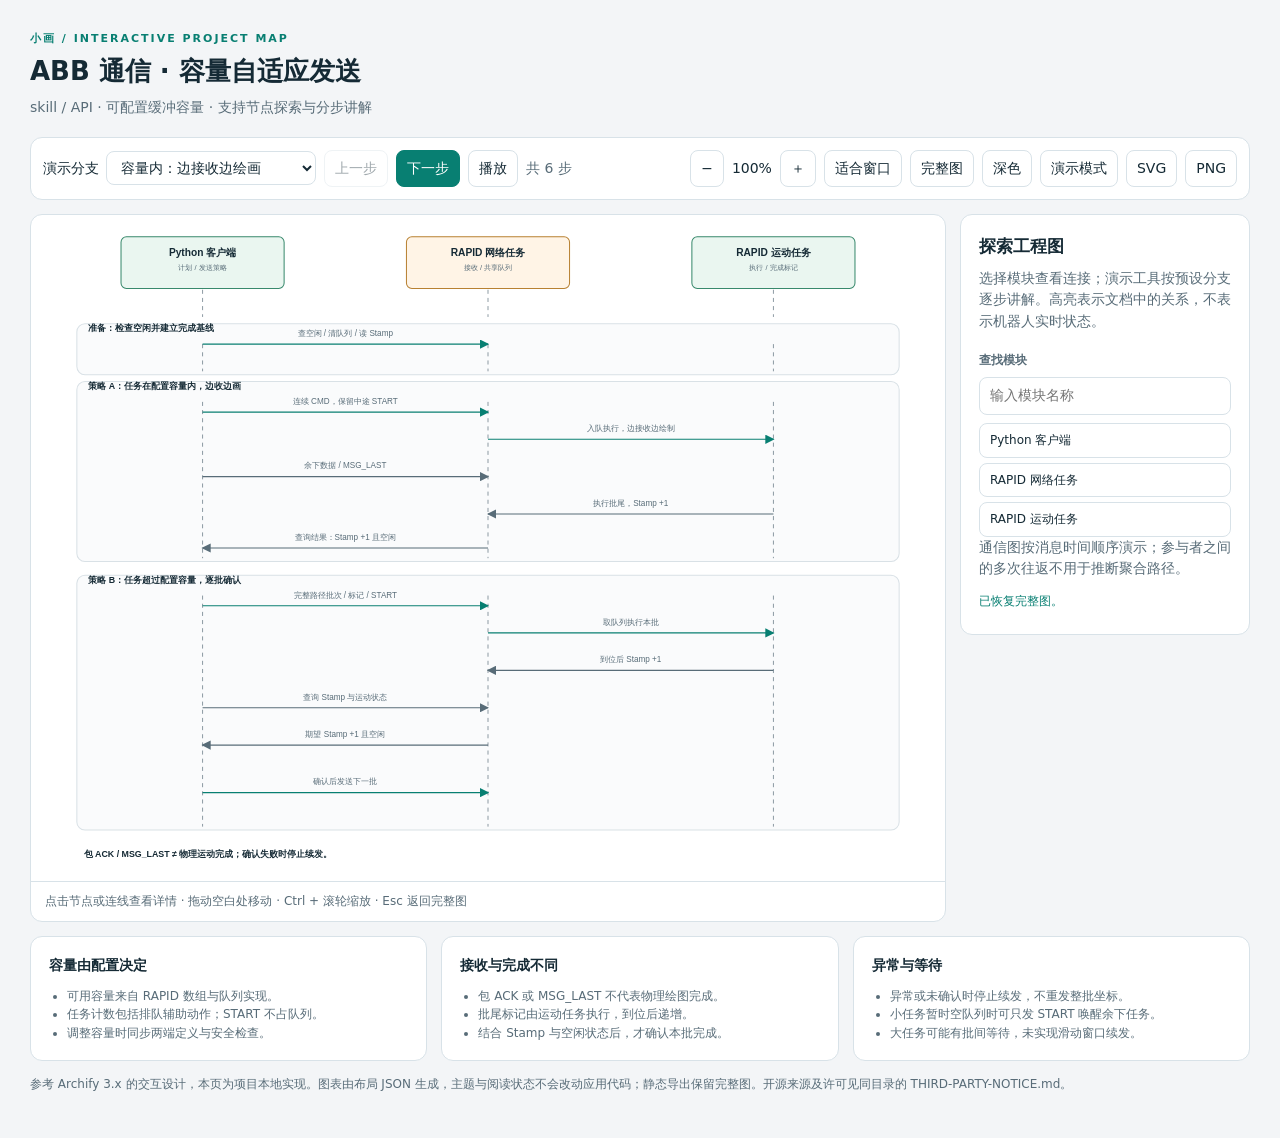
<file: docs/diagrams/interactive/communication.html>
<!doctype html>
<html lang="zh-CN" data-theme="light"><head><meta charset="utf-8"><meta name="viewport" content="width=device-width,initial-scale=1"><title>ABB 通信 · 容量自适应发送</title><style>:root{--bg:#f3f5f7;--panel:#fff;--ink:#152a35;--muted:#586c78;--line:#d8e2e8;--accent:#087f72;--soft:#e9f4f2;--node-bg:#fff;--front:#edf7fc;--front-stroke:#2386b1;--back:#eaf6f0;--back-stroke:#38896c;--api:#f3edfa;--api-stroke:#8760b0;--queue:#fff4e6;--queue-stroke:#b88132;--external:#f0f3f5;--external-stroke:#728795;--region:#fafbfc;--region-stroke:#d9e1e6;color-scheme:light}
[data-theme=dark]{--bg:#101923;--panel:#182430;--ink:#e5edf4;--muted:#acbbc7;--line:#3a4b58;--accent:#60d9c3;--soft:#243c3d;--node-bg:#182430;--front:#183b4d;--front-stroke:#65b6df;--back:#1b3e33;--back-stroke:#6fcea6;--api:#352c4a;--api-stroke:#b698e0;--queue:#483924;--queue-stroke:#e4b363;--external:#2b3640;--external-stroke:#a5b9c7;--region:#1b2935;--region-stroke:#435261;color-scheme:dark}
*{box-sizing:border-box}body{margin:0;background:var(--bg);color:var(--ink);font:14px/1.55 'Microsoft YaHei','Noto Sans CJK SC',system-ui,sans-serif}button,input,select{font:inherit;color:inherit}button,select,input{background:var(--panel);border:1px solid var(--line);border-radius:8px;padding:7px 10px}button{cursor:pointer}button:hover{border-color:var(--accent);background:var(--soft)}button:disabled{opacity:.4;cursor:default}button:focus-visible,input:focus-visible,select:focus-visible{outline:3px solid var(--accent);outline-offset:2px}button.primary{background:var(--accent);color:var(--panel);border-color:var(--accent)}header{max-width:1580px;margin:auto;padding:30px 30px 18px}.eyebrow{color:var(--accent);font-weight:700;letter-spacing:2px;font-size:11px}h1{margin:8px 0;font-size:26px;line-height:1.3}header p{margin:0;color:var(--muted)}.page{max-width:1580px;margin:auto;padding:0 30px 30px}.toolbar{display:flex;flex-wrap:wrap;gap:8px;align-items:center;padding:12px;background:var(--panel);border:1px solid var(--line);border-radius:12px}.toolbar .spacer{flex:1}.toolbar label{display:flex;align-items:center;gap:7px}.toolbar select{max-width:300px}#scene-label{color:var(--muted);min-width:125px}.layout{display:grid;grid-template-columns:minmax(0,1fr) 290px;gap:14px;margin-top:14px}.canvas{min-width:0;background:var(--panel);border:1px solid var(--line);border-radius:12px;overflow:hidden;position:relative}.viewport{height:min(74vh,850px);min-height:420px;overflow:hidden;touch-action:none;cursor:grab}.viewport:active{cursor:grabbing}.viewport svg{display:block;width:100%;height:100%;user-select:none}.canvas-footer{padding:10px 14px;border-top:1px solid var(--line);color:var(--muted);font-size:12px}.side{background:var(--panel);border:1px solid var(--line);border-radius:12px;padding:18px;align-self:start;max-height:80vh;overflow:auto}.side h2{font-size:17px;margin:0 0 8px}.side p{color:var(--muted);margin:0 0 12px}.side h3{font-size:12px;color:var(--muted);margin:18px 0 8px}.side .actions{display:flex;flex-wrap:wrap;gap:6px}.side #finder{width:100%;margin-bottom:8px}.results{display:flex;flex-direction:column;gap:5px;max-height:175px;overflow:auto}.results button{text-align:left;font-size:12px}.relation-list{padding-left:18px;font-size:12px}.cards{display:grid;grid-template-columns:repeat(3,1fr);gap:14px;margin-top:14px}.card{background:var(--panel);border:1px solid var(--line);border-radius:12px;padding:18px}.card h2{font-size:14px;margin:0 0 10px}.card ul{margin:0;padding-left:18px;color:var(--muted);font-size:12px}.note{color:var(--muted);font-size:12px;margin:14px 0}#status{min-height:24px;color:var(--accent);font-size:12px}#detail-id{font:11px ui-monospace,monospace;color:var(--muted)}#route-controls select{display:block;width:100%;margin:6px 0}.hidden,[hidden]{display:none!important}body.stage header,body.stage .cards,body.stage .note,body.stage .side,body.stage .canvas-footer{display:none}body.stage .page{max-width:none;padding:12px}body.stage .layout{grid-template-columns:1fr}body.stage .viewport{height:calc(100vh - 105px)}
.c-mask{fill:var(--node-bg);stroke:none}.c-frontend{fill:var(--front);stroke:var(--front-stroke)}.c-backend{fill:var(--back);stroke:var(--back-stroke)}.c-cloud{fill:var(--api);stroke:var(--api-stroke)}.c-messagebus{fill:var(--queue);stroke:var(--queue-stroke)}.c-external{fill:var(--external);stroke:var(--external-stroke)}.c-region{fill:var(--region);stroke:var(--region-stroke)}.t-primary{fill:var(--ink)}.t-muted{fill:var(--muted)}.t-frontend{fill:var(--front-stroke)}.t-backend{fill:var(--back-stroke)}.t-cloud{fill:var(--api-stroke)}.t-messagebus{fill:var(--queue-stroke)}.t-external{fill:var(--external-stroke)}.a-default{stroke:var(--muted)}.a-emphasis{stroke:var(--accent)}.a-dashed{stroke:var(--api-stroke);stroke-dasharray:6 4}.a-security{stroke:var(--queue-stroke)}.m{fill:var(--muted)}.m-emphasis{fill:var(--accent)}.m-dashed{fill:var(--api-stroke)}.m-security{fill:var(--queue-stroke)}svg text{font-family:'Microsoft YaHei','Noto Sans CJK SC',sans-serif}[data-node],[data-edge]{cursor:pointer;outline:none;transition:opacity .12s}[data-node]:focus-visible rect:not(.c-mask){stroke:var(--accent);stroke-width:3}.dim{opacity:.17}.match rect:not(.c-mask){stroke:var(--accent);stroke-width:3}.match path{stroke:var(--accent);stroke-width:3}.selected rect:not(.c-mask){stroke:var(--accent);stroke-width:3.5}.selected path{stroke:var(--accent);stroke-width:3.5}
@media(prefers-reduced-motion:reduce){*{transition:none!important}}@media(max-width:1000px){.page,header{padding-left:14px;padding-right:14px}.layout{grid-template-columns:minmax(0,1fr) 250px}.toolbar select{max-width:220px}}@media(max-width:760px){.layout{grid-template-columns:1fr}.viewport{min-height:350px;height:60vh}.side{max-height:none}.cards{grid-template-columns:1fr}h1{font-size:22px}}@media print{header{padding:0}.page{padding:0}.toolbar,.side,.canvas-footer,.note{display:none}.layout{display:block}.viewport{height:auto;min-height:0}.viewport svg{height:auto}.canvas{border:0}.dim{opacity:1}.selected rect,.match rect{stroke-width:1.5}.cards{break-inside:avoid}}
</style></head>
<body><header><div class="eyebrow">小画 / INTERACTIVE PROJECT MAP</div><h1>ABB 通信 · 容量自适应发送</h1><p>skill / API · 可配置缓冲容量 · 支持节点探索与分步讲解</p></header>
<main class="page"><div class="toolbar" aria-label="图表工具栏">
<label>演示分支 <select id="scene"><option value="small">容量内：边接收边绘画</option><option value="large">超过容量：分批执行与确认</option></select></label><button id="previous" disabled>上一步</button><button id="next" class="primary">下一步</button><button id="play" aria-pressed="false">播放</button><span id="scene-label" aria-live="polite">准备演示</span><span class="spacer"></span>
<button id="zoom-out" aria-label="缩小">−</button><span id="zoom-label">100%</span><button id="zoom-in" aria-label="放大">＋</button><button id="fit">适合窗口</button><button id="reset">完整图</button><button id="theme" aria-pressed="false">深色</button><button id="stage" aria-pressed="false">演示模式</button><button id="export-svg">SVG</button><button id="export-png">PNG</button>
</div><div class="layout"><section class="canvas" aria-label="工程图"><div class="viewport" id="viewport"><svg xmlns="http://www.w3.org/2000/svg" viewBox="0 0 1280 980" role="img"><defs><marker id="arrowhead" markerWidth="8" markerHeight="8" refX="7" refY="4" orient="auto"><path d="M0,0 L8,4 L0,8 Z" class="m"/></marker><marker id="arrowhead-emphasis" markerWidth="8" markerHeight="8" refX="7" refY="4" orient="auto"><path d="M0,0 L8,4 L0,8 Z" class="m-emphasis"/></marker><marker id="arrowhead-dashed" markerWidth="8" markerHeight="8" refX="7" refY="4" orient="auto"><path d="M0,0 L8,4 L0,8 Z" class="m-dashed"/></marker><marker id="arrowhead-security" markerWidth="8" markerHeight="8" refX="7" refY="4" orient="auto"><path d="M0,0 L8,4 L0,8 Z" class="m-security"/></marker></defs>
<rect x="35" y="160" width="1210" height="75" rx="12" class="c-region" stroke-width="1.5"/>
<text x="52" y="171" class="t-primary" font-size="13" text-anchor="start" font-weight="600">准备：检查空闲并建立完成基线</text>
<rect x="35" y="245" width="1210" height="265" rx="12" class="c-region" stroke-width="1.5"/>
<text x="52" y="256" class="t-primary" font-size="13" text-anchor="start" font-weight="600">策略 A：任务在配置容量内，边收边画</text>
<rect x="35" y="530" width="1210" height="375" rx="12" class="c-region" stroke-width="1.5"/>
<text x="52" y="541" class="t-primary" font-size="13" text-anchor="start" font-weight="600">策略 B：任务超过配置容量，逐批确认</text>
<path d="M220,110 L220,150 M220,190 L220,230 M220,275 L220,505 M220,560 L220,900" class="a-default" stroke-width="1" stroke-dasharray="6 6" fill="none"/>
<path d="M640,110 L640,150 M640,190 L640,230 M640,275 L640,505 M640,560 L640,900" class="a-default" stroke-width="1" stroke-dasharray="6 6" fill="none"/>
<path d="M1060,110 L1060,150 M1060,190 L1060,230 M1060,275 L1060,505 M1060,560 L1060,900" class="a-default" stroke-width="1" stroke-dasharray="6 6" fill="none"/>
<g data-edge="initial-state" tabindex="0" role="button" aria-label="查空闲 / 清队列 / 读 Stamp"><path d="M220,190 L640,190" class="a-emphasis" stroke-width="1.7" fill="none" marker-end="url(#arrowhead-emphasis)"/>
<text x="430.0" y="178" class="t-muted" font-size="12" text-anchor="middle">查空闲 / 清队列 / 读 Stamp</text>
</g>
<g data-edge="small-upload" tabindex="0" role="button" aria-label="连续 CMD，保留中途 START"><path d="M220,290 L640,290" class="a-emphasis" stroke-width="1.7" fill="none" marker-end="url(#arrowhead-emphasis)"/>
<text x="430.0" y="278" class="t-muted" font-size="12" text-anchor="middle">连续 CMD，保留中途 START</text>
</g>
<g data-edge="small-start" tabindex="0" role="button" aria-label="入队执行，边接收边绘制"><path d="M640,330 L1060,330" class="a-emphasis" stroke-width="1.7" fill="none" marker-end="url(#arrowhead-emphasis)"/>
<text x="850.0" y="318" class="t-muted" font-size="12" text-anchor="middle">入队执行，边接收边绘制</text>
</g>
<g data-edge="small-last" tabindex="0" role="button" aria-label="余下数据 / MSG_LAST"><path d="M220,385 L640,385" class="a-default" stroke-width="1.7" fill="none" marker-end="url(#arrowhead)"/>
<text x="430.0" y="373" class="t-muted" font-size="12" text-anchor="middle">余下数据 / MSG_LAST</text>
</g>
<g data-edge="small-fence" tabindex="0" role="button" aria-label="执行批尾，Stamp +1"><path d="M1060,440 L640,440" class="a-default" stroke-width="1.7" fill="none" marker-end="url(#arrowhead)"/>
<text x="850.0" y="428" class="t-muted" font-size="12" text-anchor="middle">执行批尾，Stamp +1</text>
</g>
<g data-edge="small-confirm" tabindex="0" role="button" aria-label="查询结果：Stamp +1 且空闲"><path d="M640,490 L220,490" class="a-default" stroke-width="1.7" fill="none" marker-end="url(#arrowhead)"/>
<text x="430.0" y="478" class="t-muted" font-size="12" text-anchor="middle">查询结果：Stamp +1 且空闲</text>
</g>
<g data-edge="large-upload" tabindex="0" role="button" aria-label="完整路径批次 / 标记 / START"><path d="M220,575 L640,575" class="a-emphasis" stroke-width="1.7" fill="none" marker-end="url(#arrowhead-emphasis)"/>
<text x="430.0" y="563" class="t-muted" font-size="12" text-anchor="middle">完整路径批次 / 标记 / START</text>
</g>
<g data-edge="large-run" tabindex="0" role="button" aria-label="取队列执行本批"><path d="M640,615 L1060,615" class="a-emphasis" stroke-width="1.7" fill="none" marker-end="url(#arrowhead-emphasis)"/>
<text x="850.0" y="603" class="t-muted" font-size="12" text-anchor="middle">取队列执行本批</text>
</g>
<g data-edge="large-fence" tabindex="0" role="button" aria-label="到位后 Stamp +1"><path d="M1060,670 L640,670" class="a-default" stroke-width="1.7" fill="none" marker-end="url(#arrowhead)"/>
<text x="850.0" y="658" class="t-muted" font-size="12" text-anchor="middle">到位后 Stamp +1</text>
</g>
<g data-edge="large-query" tabindex="0" role="button" aria-label="查询 Stamp 与运动状态"><path d="M220,725 L640,725" class="a-default" stroke-width="1.7" fill="none" marker-end="url(#arrowhead)"/>
<text x="430.0" y="713" class="t-muted" font-size="12" text-anchor="middle">查询 Stamp 与运动状态</text>
</g>
<g data-edge="large-confirm" tabindex="0" role="button" aria-label="期望 Stamp +1 且空闲"><path d="M640,780 L220,780" class="a-default" stroke-width="1.7" fill="none" marker-end="url(#arrowhead)"/>
<text x="430.0" y="768" class="t-muted" font-size="12" text-anchor="middle">期望 Stamp +1 且空闲</text>
</g>
<g data-edge="next-batch" tabindex="0" role="button" aria-label="确认后发送下一批"><path d="M220,850 L640,850" class="a-emphasis" stroke-width="1.7" fill="none" marker-end="url(#arrowhead-emphasis)"/>
<text x="430.0" y="838" class="t-muted" font-size="12" text-anchor="middle">确认后发送下一批</text>
</g>
<g data-node="pc" tabindex="0" role="button" aria-label="Python 客户端">
<rect x="100" y="32" width="240" height="76" rx="8" class="c-mask" stroke-width="1.5"/>
<rect x="100" y="32" width="240" height="76" rx="8" class="c-backend" stroke-width="1.5"/>
<text x="220.0" y="60" class="t-primary" font-size="15" text-anchor="middle" font-weight="600">Python 客户端</text>
<text x="220.0" y="81" class="t-muted" font-size="11" text-anchor="middle">计划 / 发送策略</text>
</g>
<g data-node="network" tabindex="0" role="button" aria-label="RAPID 网络任务">
<rect x="520" y="32" width="240" height="76" rx="8" class="c-mask" stroke-width="1.5"/>
<rect x="520" y="32" width="240" height="76" rx="8" class="c-messagebus" stroke-width="1.5"/>
<text x="640.0" y="60" class="t-primary" font-size="15" text-anchor="middle" font-weight="600">RAPID 网络任务</text>
<text x="640.0" y="81" class="t-muted" font-size="11" text-anchor="middle">接收 / 共享队列</text>
</g>
<g data-node="motion" tabindex="0" role="button" aria-label="RAPID 运动任务">
<rect x="940" y="32" width="240" height="76" rx="8" class="c-mask" stroke-width="1.5"/>
<rect x="940" y="32" width="240" height="76" rx="8" class="c-backend" stroke-width="1.5"/>
<text x="1060.0" y="60" class="t-primary" font-size="15" text-anchor="middle" font-weight="600">RAPID 运动任务</text>
<text x="1060.0" y="81" class="t-muted" font-size="11" text-anchor="middle">执行 / 完成标记</text>
</g>
<text x="45" y="944" class="t-primary" font-size="13" text-anchor="start" font-weight="600">包 ACK / MSG_LAST ≠ 物理运动完成；确认失败时停止续发。</text></svg></div><div class="canvas-footer">点击节点或连线查看详情 · 拖动空白处移动 · Ctrl + 滚轮缩放 · Esc 返回完整图</div></section>
<aside class="side"><h2 id="detail-title">探索工程图</h2><p id="detail-description">选择模块查看连接；演示工具按预设分支逐步讲解。高亮表示文档中的关系，不表示机器人实时状态。</p><div id="detail-id"></div><div class="actions" id="reach-controls"><button id="upstream" disabled>上游</button><button id="downstream" disabled>下游</button></div><div id="relation-detail"></div>
<h3>查找模块</h3><input id="finder" type="search" placeholder="输入模块名称" aria-label="查找模块"><div id="results" class="results"></div>
<div id="route-controls"><h3>追踪有向路径</h3><select id="route-from" aria-label="路径起点"></select><select id="route-to" aria-label="路径终点"></select><button id="route">追踪路径</button></div><p id="sequence-note" hidden>通信图按消息时间顺序演示；参与者之间的多次往返不用于推断聚合路径。</p><div id="status" role="status" aria-live="polite"></div></aside></div>
<div class="cards"><section class="card"><h2>容量由配置决定</h2><ul><li>可用容量来自 RAPID 数组与队列实现。</li><li>任务计数包括排队辅助动作；START 不占队列。</li><li>调整容量时同步两端定义与安全检查。</li></ul></section><section class="card"><h2>接收与完成不同</h2><ul><li>包 ACK 或 MSG_LAST 不代表物理绘图完成。</li><li>批尾标记由运动任务执行，到位后递增。</li><li>结合 Stamp 与空闲状态后，才确认本批完成。</li></ul></section><section class="card"><h2>异常与等待</h2><ul><li>异常或未确认时停止续发，不重发整批坐标。</li><li>小任务暂时空队列时可只发 START 唤醒余下任务。</li><li>大任务可能有批间等待，未实现滑动窗口续发。</li></ul></section></div><p class="note">参考 Archify 3.x 的交互设计，本页为项目本地实现。图表由布局 JSON 生成，主题与阅读状态不会改动应用代码；静态导出保留完整图。开源来源及许可见同目录的 THIRD-PARTY-NOTICE.md。</p></main>
<script id="diagram-data" type="application/json">{"diagram_type": "sequence", "meta": {"title": "ABB 通信 · 容量自适应发送", "locale": "zh-CN", "output": "communication.html", "viewBox": [1280, 940], "column_fit": "spread"}, "participants": [{"id": "pc", "type": "backend", "label": "Python 客户端", "sublabel": "计划 / 发送策略"}, {"id": "network", "type": "messagebus", "label": "RAPID 网络任务", "sublabel": "接收 / 共享队列"}, {"id": "motion", "type": "backend", "label": "RAPID 运动任务", "sublabel": "执行 / 完成标记"}], "segments": [{"from": 165, "to": 230, "label": "准备：检查空闲并建立完成基线"}, {"from": 250, "to": 505, "label": "策略 A：任务在配置容量内，边收边画"}, {"from": 535, "to": 900, "label": "策略 B：任务超过配置容量，逐批确认"}], "messages": [{"id": "initial-state", "from": "pc", "to": "network", "y": 190, "label": "查空闲 / 清队列 / 读 Stamp", "variant": "emphasis"}, {"id": "small-upload", "from": "pc", "to": "network", "y": 275, "label": "连续 CMD，保留中途 START", "variant": "emphasis"}, {"id": "small-start", "from": "network", "to": "motion", "y": 330, "label": "入队执行，边接收边绘制", "variant": "emphasis"}, {"id": "small-last", "from": "pc", "to": "network", "y": 385, "label": "余下数据 / MSG_LAST", "variant": "default"}, {"id": "small-fence", "from": "motion", "to": "network", "y": 440, "label": "执行批尾，Stamp +1", "variant": "return"}, {"id": "small-confirm", "from": "network", "to": "pc", "y": 490, "label": "查询结果：Stamp +1 且空闲", "variant": "return"}, {"id": "large-upload", "from": "pc", "to": "network", "y": 560, "label": "完整路径批次 / 标记 / START", "variant": "emphasis"}, {"id": "large-run", "from": "network", "to": "motion", "y": 615, "label": "取队列执行本批", "variant": "emphasis"}, {"id": "large-fence", "from": "motion", "to": "network", "y": 670, "label": "到位后 Stamp +1", "variant": "return"}, {"id": "large-query", "from": "pc", "to": "network", "y": 725, "label": "查询 Stamp 与运动状态", "variant": "default"}, {"id": "large-confirm", "from": "network", "to": "pc", "y": 780, "label": "期望 Stamp +1 且空闲", "variant": "return"}, {"id": "next-batch", "from": "pc", "to": "network", "y": 850, "label": "确认后发送下一批", "variant": "emphasis"}], "cards": [{"dot": "cyan", "title": "容量由配置决定", "items": ["可用容量来自 RAPID 数组与队列实现。", "任务计数包括排队辅助动作；START 不占队列。", "调整容量时同步两端定义与安全检查。"]}, {"dot": "emerald", "title": "接收与完成不同", "items": ["包 ACK 或 MSG_LAST 不代表物理绘图完成。", "批尾标记由运动任务执行，到位后递增。", "结合 Stamp 与空闲状态后，才确认本批完成。"]}, {"dot": "orange", "title": "异常与等待", "items": ["异常或未确认时停止续发，不重发整批坐标。", "小任务暂时空队列时可只发 START 唤醒余下任务。", "大任务可能有批间等待，未实现滑动窗口续发。"]}], "format": "xiaohua-diagram-v1", "scenes": [{"id": "small", "label": "容量内：边接收边绘画", "edges": ["initial-state", "small-upload", "small-start", "small-last", "small-fence", "small-confirm"]}, {"id": "large", "label": "超过容量：分批执行与确认", "edges": ["initial-state", "large-upload", "large-run", "large-fence", "large-query", "large-confirm", "next-batch"]}]}</script><script>/* Pure graph operations shared by the viewer and offline tests. */
(function (root) {
  'use strict';
  function normalize(data) {
    return {kind: data.diagram_type, nodes: data.components || data.nodes || data.participants || [], edges: data.connections || data.edges || data.messages || [], scenes: data.scenes || []};
  }
  function validate(graph) {
    const ids = new Set(), edgeIds = new Set();
    for (const n of graph.nodes) { if (!n.id || ids.has(n.id)) throw Error('节点编号重复或为空'); ids.add(n.id); }
    for (const e of graph.edges) {
      if (!e.id || edgeIds.has(e.id) || !ids.has(e.from) || !ids.has(e.to)) throw Error('连线编号或端点无效');
      edgeIds.add(e.id);
    }
    const scenes = new Set();
    for (const scene of graph.scenes) {
      if (!scene.id || scenes.has(scene.id) || !scene.edges.length || scene.edges.some(id => !edgeIds.has(id))) throw Error('演示场景无效');
      scenes.add(scene.id);
      const edges = scene.edges.map(id => graph.edges.find(e => e.id === id));
      if (graph.kind === 'sequence') {
        if (edges.some((e,i) => i > 0 && e.y < edges[i-1].y)) throw Error('时序消息顺序无效');
      } else if (edges.some((e,i) => i > 0 && e.from !== edges[i-1].to)) throw Error('演示路径不连续');
    }
    return graph;
  }
  function route(graph, source, target) {
    if (graph.kind === 'sequence') throw Error('时序图请按消息顺序演示');
    if (![source,target].every(id => graph.nodes.some(n => n.id === id))) return null;
    const queue=[{node:source,nodes:[source],edges:[]}], seen=new Set([source]);
    while (queue.length) {
      const current=queue.shift();
      if (current.node===target) return {nodes:current.nodes,edges:current.edges};
      for (const edge of graph.edges.filter(e => e.from===current.node)) {
        if (seen.has(edge.to)) continue;
        seen.add(edge.to); queue.push({node:edge.to,nodes:[...current.nodes,edge.to],edges:[...current.edges,edge.id]});
      }
    }
    return null;
  }
  function reach(graph, origin, direction) {
    if (graph.kind === 'sequence') throw Error('时序图请按消息顺序演示');
    if (!['upstream','downstream'].includes(direction) || !graph.nodes.some(n => n.id===origin)) throw Error('关系查询无效');
    const queue=[origin], nodes=new Set([origin]), edges=new Set();
    while (queue.length) {
      const id=queue.shift();
      for (const edge of graph.edges) {
        if ((direction==='downstream'?edge.from:edge.to)!==id) continue;
        const next=direction==='downstream'?edge.to:edge.from;
        edges.add(edge.id);
        if (!nodes.has(next)) {nodes.add(next);queue.push(next);}
      }
    }
    return {nodes:[...nodes],edges:[...edges]};
  }
  function search(graph, term) {
    const q=term.trim().toLocaleLowerCase();
    return graph.nodes.filter(n => [n.id,n.label,n.sublabel||''].some(t => t.toLocaleLowerCase().includes(q)));
  }
  const api={normalize,validate,route,reach,search};
  if (typeof module!=='undefined' && module.exports) module.exports=api;
  else root.DiagramGraph=api;
})(typeof globalThis!=='undefined'?globalThis:this);

/* Project-specific interaction layer inspired by Archify 3.x viewer concepts.
   No official Archify runtime is copied or required. */
(function () {
  'use strict';
  const $=id=>document.getElementById(id), core=globalThis.DiagramGraph;
  const data=JSON.parse($('diagram-data').textContent), graph=core.validate(core.normalize(data));
  const svg=$('viewport').querySelector('svg');
  const base=svg.getAttribute('viewBox').split(/\s+/).map(Number);
  const nodeElements=new Map([...svg.querySelectorAll('[data-node]')].map(el=>[el.dataset.node,el]));
  const edgeElements=new Map([...svg.querySelectorAll('[data-edge]')].map(el=>[el.dataset.edge,el]));
  let focused=null, currentScene=graph.scenes[0], index=-1, playing=null, camera=[...base];
  const sequence=graph.kind==='sequence';
  const status=text=>{$('status').textContent=text;};
  function stop() {if(playing!==null) clearInterval(playing);playing=null;$('play').textContent='播放';$('play').setAttribute('aria-pressed','false');}
  function clearHighlights() {
    for(const el of [...nodeElements.values(),...edgeElements.values()]) el.classList.remove('dim','match','selected');
  }
  function highlight(nodes,edges) {
    const ns=new Set(nodes), es=new Set(edges);
    for(const [id,el] of nodeElements) {el.classList.toggle('dim',!ns.has(id));el.classList.toggle('match',ns.has(id));el.classList.remove('selected');}
    for(const [id,el] of edgeElements) {el.classList.toggle('dim',!es.has(id));el.classList.toggle('match',es.has(id));el.classList.remove('selected');}
  }
  function relations(node) {
    const incoming=graph.edges.filter(e=>e.to===node), outgoing=graph.edges.filter(e=>e.from===node);
    const names=new Map(graph.nodes.map(n=>[n.id,n.label]));
    const container=$('relation-detail');container.replaceChildren();
    for(const [title,items,other] of [['进入关系',incoming,'from'],['离开关系',outgoing,'to']]) {
      const heading=document.createElement('h3');heading.textContent=title;container.append(heading);
      const list=document.createElement('ul');list.className='relation-list';
      for(const edge of items) {const li=document.createElement('li');li.textContent=names.get(edge[other])+(edge.label?' · '+edge.label:'');list.append(li);}
      if(!items.length){const li=document.createElement('li');li.textContent='图中未定义';list.append(li);}
      container.append(list);
    }
  }
  function focus(id) {
    const node=graph.nodes.find(n=>n.id===id);if(!node)return;
    stop();clearHighlights();focused=id;nodeElements.get(id).classList.add('selected');
    $('detail-title').textContent=node.label;$('detail-description').textContent=node.sublabel||'';$('detail-id').textContent=node.id;
    $('upstream').disabled=sequence;$('downstream').disabled=sequence;relations(id);
    status('已选中模块');
  }
  function focusEdge(id) {
    const edge=graph.edges.find(e=>e.id===id);if(!edge)return;
    stop();highlight([edge.from,edge.to],[id]);focused=null;edgeElements.get(id).classList.add('selected');
    $('detail-title').textContent=edge.label||'模块连接';
    $('detail-description').textContent=graph.nodes.find(n=>n.id===edge.from).label+' → '+graph.nodes.find(n=>n.id===edge.to).label;
    $('detail-id').textContent=id;$('relation-detail').replaceChildren();$('upstream').disabled=true;$('downstream').disabled=true;
    status(sequence?'这是消息关系，请结合所选分支的时间顺序查看。':'这是源码中定义的有向关系。');
  }
  function traceReach(direction) {
    if(!focused)return null;
    const found=core.reach(graph,focused,direction);highlight(found.nodes,found.edges);nodeElements.get(focused).classList.add('selected');
    status((direction==='upstream'?'上游':'下游')+'：'+(found.nodes.length-1)+' 个关联模块；表示已定义关系。');return found;
  }
  function traceRoute(from,to) {
    stop();focused=null;$('upstream').disabled=true;$('downstream').disabled=true;
    const found=core.route(graph,from,to);
    if(!found){clearHighlights();status('两点之间没有已定义的有向路径。');return null;}
    highlight(found.nodes,found.edges);$('detail-title').textContent='有向路径';$('detail-description').textContent=found.nodes.map(id=>graph.nodes.find(n=>n.id===id).label).join(' → ');
    $('detail-id').textContent='';$('relation-detail').replaceChildren();status(found.edges.length+' 条连接；按连接数选取一条最短路径，非机器人运动规划。');return found;
  }
  function sceneEdges(){return currentScene.edges.map(id=>graph.edges.find(e=>e.id===id));}
  function updateStepControls() {
    $('previous').disabled=index<=0;$('next').disabled=index>=currentScene.edges.length-1;
    $('scene-label').textContent=index<0?'共 '+currentScene.edges.length+' 步':(index+1)+' / '+currentScene.edges.length;
  }
  function setScene(id) {
    const scene=graph.scenes.find(s=>s.id===id);if(!scene)return;
    stop();currentScene=scene;$('scene').value=id;index=-1;focused=null;
    const edges=sceneEdges();highlight(edges.flatMap(e=>[e.from,e.to]),scene.edges);
    $('detail-title').textContent=scene.label;$('detail-description').textContent='点击下一步或播放，按该分支的顺序讲解。';$('detail-id').textContent='';$('relation-detail').replaceChildren();
    $('upstream').disabled=true;$('downstream').disabled=true;updateStepControls();status('已显示所选分支，其他内容保留为背景。');
  }
  function step(delta=1) {
    index=Math.max(0,Math.min(currentScene.edges.length-1,index+delta));
    const edge=sceneEdges()[index];highlight([edge.from,edge.to],[edge.id]);
    $('detail-title').textContent=edge.label||'步骤 '+(index+1);$('detail-description').textContent=graph.nodes.find(n=>n.id===edge.from).label+' → '+graph.nodes.find(n=>n.id===edge.to).label;
    $('detail-id').textContent=edge.id;focused=null;$('upstream').disabled=true;$('downstream').disabled=true;$('relation-detail').replaceChildren();updateStepControls();
    status(currentScene.label+' · 第 '+(index+1)+' 步');if(index===currentScene.edges.length-1)stop();return edge.id;
  }
  function play() {
    if(playing!==null){stop();return;}
    if(index===currentScene.edges.length-1)index=-1;
    step(1);
    if(index<currentScene.edges.length-1){playing=setInterval(()=>step(1),1800);$('play').textContent='暂停';$('play').setAttribute('aria-pressed','true');}
  }
  function reset() {
    stop();focused=null;index=-1;clearHighlights();$('detail-title').textContent='探索工程图';$('detail-description').textContent='选择模块查看连接；演示工具按预设分支逐步讲解。高亮表示文档中的关系，不表示机器人实时状态。';$('detail-id').textContent='';$('relation-detail').replaceChildren();
    $('upstream').disabled=true;$('downstream').disabled=true;updateStepControls();status('已恢复完整图。');
  }
  function applyCamera() {svg.setAttribute('viewBox',camera.join(' '));$('zoom-label').textContent=Math.round(base[2]/camera[2]*100)+'%';}
  function zoom(factor) {
    const scale=Math.min(4,Math.max(.5,base[2]/camera[2]*factor)), w=base[2]/scale,h=base[3]/scale;
    camera=[camera[0]+(camera[2]-w)/2,camera[1]+(camera[3]-h)/2,w,h];applyCamera();
  }
  function fit(){camera=[...base];applyCamera();}
  function exportSVGText() {
    const clone=svg.cloneNode(true);clone.setAttribute('viewBox',base.join(' '));clone.setAttribute('width',base[2]);clone.setAttribute('height',base[3]);clone.setAttribute('xmlns','http://www.w3.org/2000/svg');
    for(const el of clone.querySelectorAll('.dim,.match,.selected')) el.classList.remove('dim','match','selected');
    for(const el of clone.querySelectorAll('[tabindex]')) {el.removeAttribute('tabindex');el.removeAttribute('role');}
    const computed=getComputedStyle(document.documentElement), variables=[...document.querySelector('style').textContent.matchAll(/(--[\w-]+):/g)].map(m=>m[1]);
    clone.setAttribute('style',[...new Set(variables)].map(key=>key+':'+computed.getPropertyValue(key)).join(';'));
    const style=document.createElementNS('http://www.w3.org/2000/svg','style');
    const css=document.querySelector('style').textContent;style.textContent=css.slice(css.indexOf('.c-mask'),css.indexOf('[data-node],[data-edge]'));
    clone.insertBefore(style,clone.firstChild);
    const bg=document.createElementNS('http://www.w3.org/2000/svg','rect');bg.setAttribute('width','100%');bg.setAttribute('height','100%');bg.setAttribute('fill',computed.getPropertyValue('--panel'));clone.insertBefore(bg,style.nextSibling);
    return new XMLSerializer().serializeToString(clone);
  }
  function download(blob,extension) {
    const url=URL.createObjectURL(blob), a=document.createElement('a');a.href=url;a.download=data.meta.output.replace(/\.html$/,'.'+extension);document.body.append(a);a.click();a.remove();setTimeout(()=>URL.revokeObjectURL(url),1000);
  }
  function exportSVG(){stop();download(new Blob([exportSVGText()],{type:'image/svg+xml;charset=utf-8'}),'svg');status('已导出完整 SVG。');}
  async function exportPNG() {
    stop();$('export-png').disabled=true;
    const url=URL.createObjectURL(new Blob([exportSVGText()],{type:'image/svg+xml;charset=utf-8'}));
    try {
      const img=new Image();await new Promise((resolve,reject)=>{img.onload=resolve;img.onerror=()=>reject(Error('SVG 图形无法加载'));img.src=url;});
      const canvas=document.createElement('canvas');canvas.width=base[2]*2;canvas.height=base[3]*2;const ctx=canvas.getContext('2d');if(!ctx)throw Error('无法创建图片画布');ctx.drawImage(img,0,0,canvas.width,canvas.height);
      const blob=await new Promise((resolve,reject)=>canvas.toBlob(b=>b?resolve(b):reject(Error('无法编码 PNG')),'image/png'));download(blob,'png');status('已导出完整 PNG，2 倍分辨率。');
    } catch(err){status('导出失败：'+err.message);} finally{URL.revokeObjectURL(url);$('export-png').disabled=false;}
  }
  for(const [id,el] of nodeElements){el.addEventListener('click',()=>focus(id));el.addEventListener('keydown',e=>{if(['Enter',' '].includes(e.key)){e.preventDefault();focus(id);}});}
  for(const [id,el] of edgeElements){el.addEventListener('click',()=>focusEdge(id));el.addEventListener('keydown',e=>{if(['Enter',' '].includes(e.key)){e.preventDefault();focusEdge(id);}});}
  function finder(){const results=$('results');results.replaceChildren();for(const node of core.search(graph,$('finder').value)){const button=document.createElement('button');button.textContent=node.label;button.addEventListener('click',()=>focus(node.id));results.append(button);}}
  $('finder').addEventListener('input',finder);finder();
  for(const id of ['route-from','route-to'])for(const node of graph.nodes){const option=document.createElement('option');option.value=node.id;option.textContent=node.label;$(id).append(option);}
  $('route-from').value=graph.nodes[0].id;$('route-to').value=graph.nodes[graph.nodes.length-1].id;
  $('route-controls').hidden=sequence;$('reach-controls').hidden=sequence;$('sequence-note').hidden=!sequence;
  $('upstream').addEventListener('click',()=>traceReach('upstream'));$('downstream').addEventListener('click',()=>traceReach('downstream'));
  $('route').addEventListener('click',()=>traceRoute($('route-from').value,$('route-to').value));
  $('scene').addEventListener('change',()=>setScene($('scene').value));$('previous').addEventListener('click',()=>{stop();step(-1);});$('next').addEventListener('click',()=>{stop();step(1);});$('play').addEventListener('click',play);
  $('zoom-in').addEventListener('click',()=>zoom(1.25));$('zoom-out').addEventListener('click',()=>zoom(.8));$('fit').addEventListener('click',fit);$('reset').addEventListener('click',()=>{reset();fit();});
  $('theme').addEventListener('click',()=>{const dark=document.documentElement.dataset.theme!=='dark';document.documentElement.dataset.theme=dark?'dark':'light';$('theme').textContent=dark?'浅色':'深色';$('theme').setAttribute('aria-pressed',String(dark));});
  $('stage').addEventListener('click',()=>{const active=document.body.classList.toggle('stage');$('stage').textContent=active?'退出演示':'演示模式';$('stage').setAttribute('aria-pressed',String(active));});
  $('export-svg').addEventListener('click',exportSVG);$('export-png').addEventListener('click',exportPNG);
  let drag=null;
  $('viewport').addEventListener('pointerdown',e=>{if(e.button!==0||e.target.closest('[data-node],[data-edge]'))return;drag={x:e.clientX,y:e.clientY,camera:[...camera]};$('viewport').setPointerCapture(e.pointerId);});
  $('viewport').addEventListener('pointermove',e=>{if(!drag)return;const rect=svg.getBoundingClientRect(), units=Math.max(drag.camera[2]/rect.width,drag.camera[3]/rect.height);camera=[drag.camera[0]-(e.clientX-drag.x)*units,drag.camera[1]-(e.clientY-drag.y)*units,...drag.camera.slice(2)];applyCamera();});
  for(const event of ['pointerup','pointercancel','lostpointercapture'])$('viewport').addEventListener(event,()=>{drag=null;});
  $('viewport').addEventListener('wheel',e=>{if(!e.ctrlKey)return;e.preventDefault();zoom(e.deltaY<0?1.15:1/1.15);},{passive:false});
  document.addEventListener('visibilitychange',()=>{if(document.hidden)stop();});window.addEventListener('beforeprint',()=>{stop();reset();fit();});
  document.addEventListener('keydown',e=>{
    if(e.key==='Escape'){document.body.classList.remove('stage');$('stage').textContent='演示模式';$('stage').setAttribute('aria-pressed','false');reset();fit();return;}
    if(e.target.closest('input,select,textarea'))return;
    if(e.key==='ArrowRight'){e.preventDefault();stop();step(1);}else if(e.key==='ArrowLeft'){e.preventDefault();stop();step(-1);}else if(e.key.toLowerCase()==='f')$('stage').click();
  });
  reset();
  globalThis.XiaohuaDiagram={focus,traceReach,traceRoute,setScene,step,reset,exportSVGText,fit,zoom};
})();
</script></body></html>
</file>
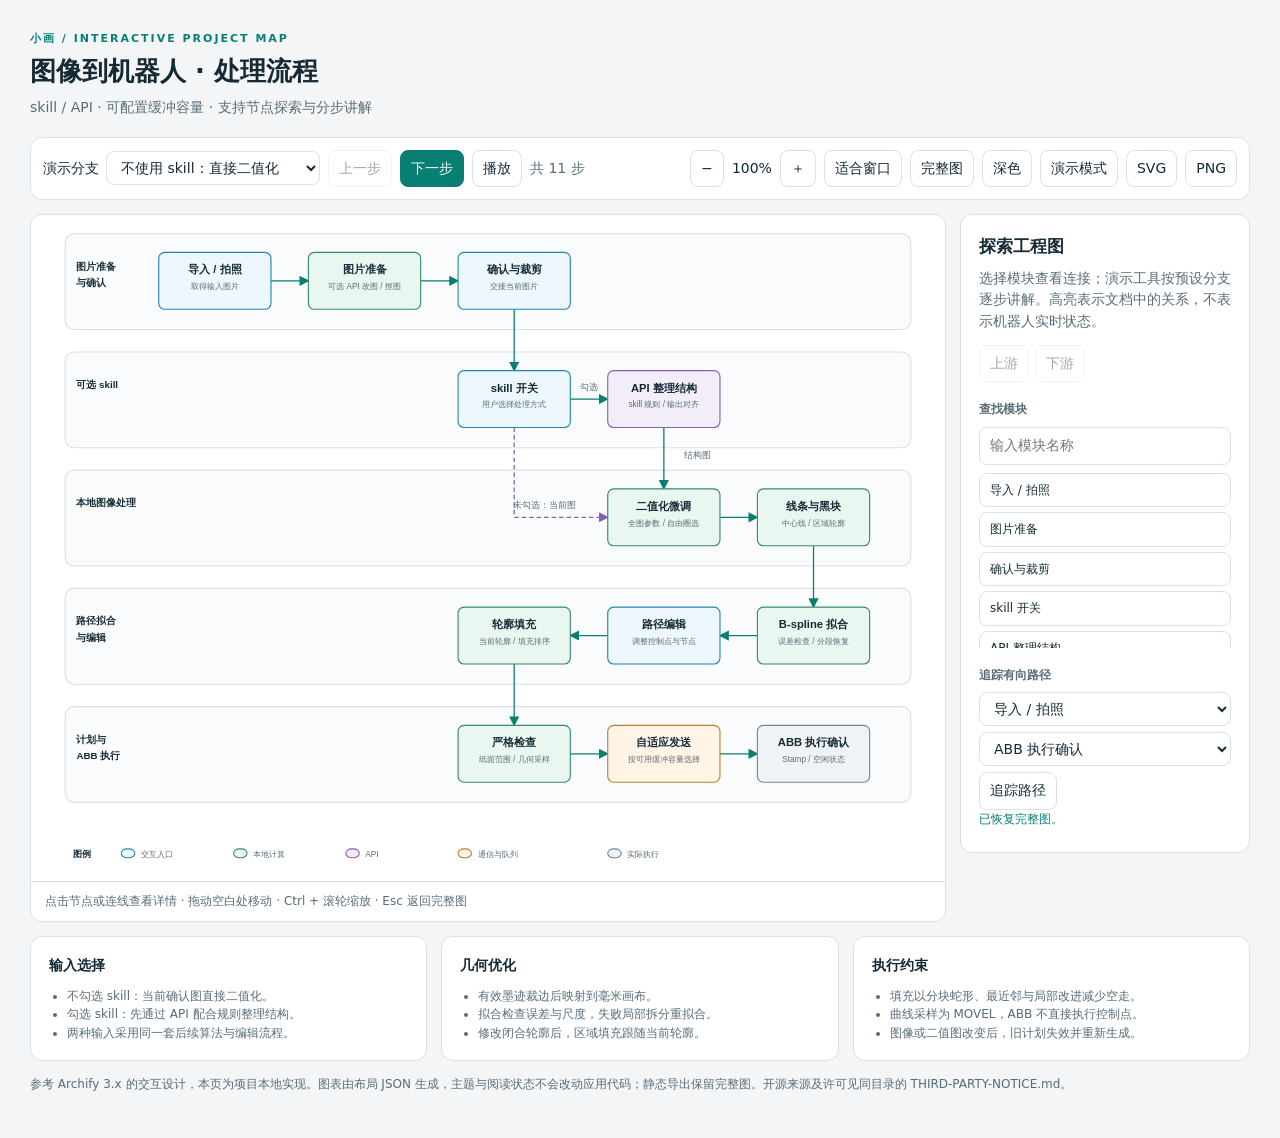
<file: docs/diagrams/interactive/workflow.html>
<!doctype html>
<html lang="zh-CN" data-theme="light"><head><meta charset="utf-8"><meta name="viewport" content="width=device-width,initial-scale=1"><title>图像到机器人 · 处理流程</title><style>:root{--bg:#f3f5f7;--panel:#fff;--ink:#152a35;--muted:#586c78;--line:#d8e2e8;--accent:#087f72;--soft:#e9f4f2;--node-bg:#fff;--front:#edf7fc;--front-stroke:#2386b1;--back:#eaf6f0;--back-stroke:#38896c;--api:#f3edfa;--api-stroke:#8760b0;--queue:#fff4e6;--queue-stroke:#b88132;--external:#f0f3f5;--external-stroke:#728795;--region:#fafbfc;--region-stroke:#d9e1e6;color-scheme:light}
[data-theme=dark]{--bg:#101923;--panel:#182430;--ink:#e5edf4;--muted:#acbbc7;--line:#3a4b58;--accent:#60d9c3;--soft:#243c3d;--node-bg:#182430;--front:#183b4d;--front-stroke:#65b6df;--back:#1b3e33;--back-stroke:#6fcea6;--api:#352c4a;--api-stroke:#b698e0;--queue:#483924;--queue-stroke:#e4b363;--external:#2b3640;--external-stroke:#a5b9c7;--region:#1b2935;--region-stroke:#435261;color-scheme:dark}
*{box-sizing:border-box}body{margin:0;background:var(--bg);color:var(--ink);font:14px/1.55 'Microsoft YaHei','Noto Sans CJK SC',system-ui,sans-serif}button,input,select{font:inherit;color:inherit}button,select,input{background:var(--panel);border:1px solid var(--line);border-radius:8px;padding:7px 10px}button{cursor:pointer}button:hover{border-color:var(--accent);background:var(--soft)}button:disabled{opacity:.4;cursor:default}button:focus-visible,input:focus-visible,select:focus-visible{outline:3px solid var(--accent);outline-offset:2px}button.primary{background:var(--accent);color:var(--panel);border-color:var(--accent)}header{max-width:1580px;margin:auto;padding:30px 30px 18px}.eyebrow{color:var(--accent);font-weight:700;letter-spacing:2px;font-size:11px}h1{margin:8px 0;font-size:26px;line-height:1.3}header p{margin:0;color:var(--muted)}.page{max-width:1580px;margin:auto;padding:0 30px 30px}.toolbar{display:flex;flex-wrap:wrap;gap:8px;align-items:center;padding:12px;background:var(--panel);border:1px solid var(--line);border-radius:12px}.toolbar .spacer{flex:1}.toolbar label{display:flex;align-items:center;gap:7px}.toolbar select{max-width:300px}#scene-label{color:var(--muted);min-width:125px}.layout{display:grid;grid-template-columns:minmax(0,1fr) 290px;gap:14px;margin-top:14px}.canvas{min-width:0;background:var(--panel);border:1px solid var(--line);border-radius:12px;overflow:hidden;position:relative}.viewport{height:min(74vh,850px);min-height:420px;overflow:hidden;touch-action:none;cursor:grab}.viewport:active{cursor:grabbing}.viewport svg{display:block;width:100%;height:100%;user-select:none}.canvas-footer{padding:10px 14px;border-top:1px solid var(--line);color:var(--muted);font-size:12px}.side{background:var(--panel);border:1px solid var(--line);border-radius:12px;padding:18px;align-self:start;max-height:80vh;overflow:auto}.side h2{font-size:17px;margin:0 0 8px}.side p{color:var(--muted);margin:0 0 12px}.side h3{font-size:12px;color:var(--muted);margin:18px 0 8px}.side .actions{display:flex;flex-wrap:wrap;gap:6px}.side #finder{width:100%;margin-bottom:8px}.results{display:flex;flex-direction:column;gap:5px;max-height:175px;overflow:auto}.results button{text-align:left;font-size:12px}.relation-list{padding-left:18px;font-size:12px}.cards{display:grid;grid-template-columns:repeat(3,1fr);gap:14px;margin-top:14px}.card{background:var(--panel);border:1px solid var(--line);border-radius:12px;padding:18px}.card h2{font-size:14px;margin:0 0 10px}.card ul{margin:0;padding-left:18px;color:var(--muted);font-size:12px}.note{color:var(--muted);font-size:12px;margin:14px 0}#status{min-height:24px;color:var(--accent);font-size:12px}#detail-id{font:11px ui-monospace,monospace;color:var(--muted)}#route-controls select{display:block;width:100%;margin:6px 0}.hidden,[hidden]{display:none!important}body.stage header,body.stage .cards,body.stage .note,body.stage .side,body.stage .canvas-footer{display:none}body.stage .page{max-width:none;padding:12px}body.stage .layout{grid-template-columns:1fr}body.stage .viewport{height:calc(100vh - 105px)}
.c-mask{fill:var(--node-bg);stroke:none}.c-frontend{fill:var(--front);stroke:var(--front-stroke)}.c-backend{fill:var(--back);stroke:var(--back-stroke)}.c-cloud{fill:var(--api);stroke:var(--api-stroke)}.c-messagebus{fill:var(--queue);stroke:var(--queue-stroke)}.c-external{fill:var(--external);stroke:var(--external-stroke)}.c-region{fill:var(--region);stroke:var(--region-stroke)}.t-primary{fill:var(--ink)}.t-muted{fill:var(--muted)}.t-frontend{fill:var(--front-stroke)}.t-backend{fill:var(--back-stroke)}.t-cloud{fill:var(--api-stroke)}.t-messagebus{fill:var(--queue-stroke)}.t-external{fill:var(--external-stroke)}.a-default{stroke:var(--muted)}.a-emphasis{stroke:var(--accent)}.a-dashed{stroke:var(--api-stroke);stroke-dasharray:6 4}.a-security{stroke:var(--queue-stroke)}.m{fill:var(--muted)}.m-emphasis{fill:var(--accent)}.m-dashed{fill:var(--api-stroke)}.m-security{fill:var(--queue-stroke)}svg text{font-family:'Microsoft YaHei','Noto Sans CJK SC',sans-serif}[data-node],[data-edge]{cursor:pointer;outline:none;transition:opacity .12s}[data-node]:focus-visible rect:not(.c-mask){stroke:var(--accent);stroke-width:3}.dim{opacity:.17}.match rect:not(.c-mask){stroke:var(--accent);stroke-width:3}.match path{stroke:var(--accent);stroke-width:3}.selected rect:not(.c-mask){stroke:var(--accent);stroke-width:3.5}.selected path{stroke:var(--accent);stroke-width:3.5}
@media(prefers-reduced-motion:reduce){*{transition:none!important}}@media(max-width:1000px){.page,header{padding-left:14px;padding-right:14px}.layout{grid-template-columns:minmax(0,1fr) 250px}.toolbar select{max-width:220px}}@media(max-width:760px){.layout{grid-template-columns:1fr}.viewport{min-height:350px;height:60vh}.side{max-height:none}.cards{grid-template-columns:1fr}h1{font-size:22px}}@media print{header{padding:0}.page{padding:0}.toolbar,.side,.canvas-footer,.note{display:none}.layout{display:block}.viewport{height:auto;min-height:0}.viewport svg{height:auto}.canvas{border:0}.dim{opacity:1}.selected rect,.match rect{stroke-width:1.5}.cards{break-inside:avoid}}
</style></head>
<body><header><div class="eyebrow">小画 / INTERACTIVE PROJECT MAP</div><h1>图像到机器人 · 处理流程</h1><p>skill / API · 可配置缓冲容量 · 支持节点探索与分步讲解</p></header>
<main class="page"><div class="toolbar" aria-label="图表工具栏">
<label>演示分支 <select id="scene"><option value="direct">不使用 skill：直接二值化</option><option value="skill">使用 skill：结构整理后处理</option></select></label><button id="previous" disabled>上一步</button><button id="next" class="primary">下一步</button><button id="play" aria-pressed="false">播放</button><span id="scene-label" aria-live="polite">准备演示</span><span class="spacer"></span>
<button id="zoom-out" aria-label="缩小">−</button><span id="zoom-label">100%</span><button id="zoom-in" aria-label="放大">＋</button><button id="fit">适合窗口</button><button id="reset">完整图</button><button id="theme" aria-pressed="false">深色</button><button id="stage" aria-pressed="false">演示模式</button><button id="export-svg">SVG</button><button id="export-png">PNG</button>
</div><div class="layout"><section class="canvas" aria-label="工程图"><div class="viewport" id="viewport"><svg xmlns="http://www.w3.org/2000/svg" viewBox="0 0 1170 890" role="img"><defs><marker id="arrowhead" markerWidth="8" markerHeight="8" refX="7" refY="4" orient="auto"><path d="M0,0 L8,4 L0,8 Z" class="m"/></marker><marker id="arrowhead-emphasis" markerWidth="8" markerHeight="8" refX="7" refY="4" orient="auto"><path d="M0,0 L8,4 L0,8 Z" class="m-emphasis"/></marker><marker id="arrowhead-dashed" markerWidth="8" markerHeight="8" refX="7" refY="4" orient="auto"><path d="M0,0 L8,4 L0,8 Z" class="m-dashed"/></marker><marker id="arrowhead-security" markerWidth="8" markerHeight="8" refX="7" refY="4" orient="auto"><path d="M0,0 L8,4 L0,8 Z" class="m-security"/></marker></defs>
<rect x="20" y="25" width="1130" height="128" rx="12" class="c-region" stroke-width="1.5"/>
<text x="35" y="73" class="t-primary" font-size="13" text-anchor="start" font-weight="600">图片准备</text>
<text x="35" y="95" class="t-primary" font-size="13" text-anchor="start" font-weight="600">与确认</text>
<rect x="20" y="183" width="1130" height="128" rx="12" class="c-region" stroke-width="1.5"/>
<text x="35" y="231" class="t-primary" font-size="13" text-anchor="start" font-weight="600">可选 skill</text>
<rect x="20" y="341" width="1130" height="128" rx="12" class="c-region" stroke-width="1.5"/>
<text x="35" y="389" class="t-primary" font-size="13" text-anchor="start" font-weight="600">本地图像处理</text>
<rect x="20" y="499" width="1130" height="128" rx="12" class="c-region" stroke-width="1.5"/>
<text x="35" y="547" class="t-primary" font-size="13" text-anchor="start" font-weight="600">路径拟合</text>
<text x="35" y="569" class="t-primary" font-size="13" text-anchor="start" font-weight="600">与编辑</text>
<rect x="20" y="657" width="1130" height="128" rx="12" class="c-region" stroke-width="1.5"/>
<text x="35" y="705" class="t-primary" font-size="13" text-anchor="start" font-weight="600">计划与</text>
<text x="35" y="727" class="t-primary" font-size="13" text-anchor="start" font-weight="600">ABB 执行</text>
<g data-edge="prepare-input" tabindex="0" role="button" aria-label="prepare-input"><path d="M295,88 L345,88" class="a-emphasis" stroke-width="1.7" fill="none" marker-end="url(#arrowhead-emphasis)"/>
</g>
<g data-edge="confirm-current" tabindex="0" role="button" aria-label="confirm-current"><path d="M495,88 L545,88" class="a-emphasis" stroke-width="1.7" fill="none" marker-end="url(#arrowhead-emphasis)"/>
</g>
<g data-edge="choose-skill" tabindex="0" role="button" aria-label="choose-skill"><path d="M620,126 L620,208" class="a-emphasis" stroke-width="1.7" fill="none" marker-end="url(#arrowhead-emphasis)"/>
</g>
<g data-edge="skill-enabled" tabindex="0" role="button" aria-label="勾选"><path d="M695,246 L745,246" class="a-emphasis" stroke-width="1.7" fill="none" marker-end="url(#arrowhead-emphasis)"/>
<text x="720.0" y="234" class="t-muted" font-size="12" text-anchor="middle">勾选</text>
</g>
<g data-edge="skill-disabled" tabindex="0" role="button" aria-label="未勾选：当前图"><path d="M620,284 L620,404 L745,404" class="a-dashed" stroke-width="1.7" fill="none" marker-end="url(#arrowhead-dashed)"/>
<text x="660" y="391" class="t-muted" font-size="12" text-anchor="middle">未勾选：当前图</text>
</g>
<g data-edge="structured-source" tabindex="0" role="button" aria-label="结构图"><path d="M820,284 L820,366" class="a-emphasis" stroke-width="1.7" fill="none" marker-end="url(#arrowhead-emphasis)"/>
<text x="865" y="325.0" class="t-muted" font-size="12" text-anchor="middle">结构图</text>
</g>
<g data-edge="extract-geometry" tabindex="0" role="button" aria-label="extract-geometry"><path d="M895,404 L945,404" class="a-emphasis" stroke-width="1.7" fill="none" marker-end="url(#arrowhead-emphasis)"/>
</g>
<g data-edge="fit-curves" tabindex="0" role="button" aria-label="fit-curves"><path d="M1020,442 L1020,524" class="a-emphasis" stroke-width="1.7" fill="none" marker-end="url(#arrowhead-emphasis)"/>
</g>
<g data-edge="edit-paths" tabindex="0" role="button" aria-label="edit-paths"><path d="M945,562 L895,562" class="a-emphasis" stroke-width="1.7" fill="none" marker-end="url(#arrowhead-emphasis)"/>
</g>
<g data-edge="fill-outline" tabindex="0" role="button" aria-label="fill-outline"><path d="M745,562 L695,562" class="a-emphasis" stroke-width="1.7" fill="none" marker-end="url(#arrowhead-emphasis)"/>
</g>
<g data-edge="validate-plan" tabindex="0" role="button" aria-label="validate-plan"><path d="M620,600 L620,682" class="a-emphasis" stroke-width="1.7" fill="none" marker-end="url(#arrowhead-emphasis)"/>
</g>
<g data-edge="send-plan" tabindex="0" role="button" aria-label="send-plan"><path d="M695,720 L745,720" class="a-emphasis" stroke-width="1.7" fill="none" marker-end="url(#arrowhead-emphasis)"/>
</g>
<g data-edge="confirm-execution" tabindex="0" role="button" aria-label="confirm-execution"><path d="M895,720 L945,720" class="a-emphasis" stroke-width="1.7" fill="none" marker-end="url(#arrowhead-emphasis)"/>
</g>
<g data-node="input" tabindex="0" role="button" aria-label="导入 / 拍照">
<rect x="145" y="50" width="150" height="76" rx="8" class="c-mask" stroke-width="1.5"/>
<rect x="145" y="50" width="150" height="76" rx="8" class="c-frontend" stroke-width="1.5"/>
<text x="220.0" y="78" class="t-primary" font-size="15" text-anchor="middle" font-weight="600">导入 / 拍照</text>
<text x="220.0" y="99" class="t-muted" font-size="11" text-anchor="middle">取得输入图片</text>
</g>
<g data-node="prepare-image" tabindex="0" role="button" aria-label="图片准备">
<rect x="345" y="50" width="150" height="76" rx="8" class="c-mask" stroke-width="1.5"/>
<rect x="345" y="50" width="150" height="76" rx="8" class="c-backend" stroke-width="1.5"/>
<text x="420.0" y="78" class="t-primary" font-size="15" text-anchor="middle" font-weight="600">图片准备</text>
<text x="420.0" y="99" class="t-muted" font-size="11" text-anchor="middle">可选 API 改图 / 抠图</text>
</g>
<g data-node="confirm" tabindex="0" role="button" aria-label="确认与裁剪">
<rect x="545" y="50" width="150" height="76" rx="8" class="c-mask" stroke-width="1.5"/>
<rect x="545" y="50" width="150" height="76" rx="8" class="c-frontend" stroke-width="1.5"/>
<text x="620.0" y="78" class="t-primary" font-size="15" text-anchor="middle" font-weight="600">确认与裁剪</text>
<text x="620.0" y="99" class="t-muted" font-size="11" text-anchor="middle">交接当前图片</text>
</g>
<g data-node="skill-gate" tabindex="0" role="button" aria-label="skill 开关">
<rect x="545" y="208" width="150" height="76" rx="8" class="c-mask" stroke-width="1.5"/>
<rect x="545" y="208" width="150" height="76" rx="8" class="c-frontend" stroke-width="1.5"/>
<text x="620.0" y="236" class="t-primary" font-size="15" text-anchor="middle" font-weight="600">skill 开关</text>
<text x="620.0" y="257" class="t-muted" font-size="11" text-anchor="middle">用户选择处理方式</text>
</g>
<g data-node="structure-api" tabindex="0" role="button" aria-label="API 整理结构">
<rect x="745" y="208" width="150" height="76" rx="8" class="c-mask" stroke-width="1.5"/>
<rect x="745" y="208" width="150" height="76" rx="8" class="c-cloud" stroke-width="1.5"/>
<text x="820.0" y="236" class="t-primary" font-size="15" text-anchor="middle" font-weight="600">API 整理结构</text>
<text x="820.0" y="257" class="t-muted" font-size="11" text-anchor="middle">skill 规则 / 输出对齐</text>
</g>
<g data-node="binarize" tabindex="0" role="button" aria-label="二值化微调">
<rect x="745" y="366" width="150" height="76" rx="8" class="c-mask" stroke-width="1.5"/>
<rect x="745" y="366" width="150" height="76" rx="8" class="c-backend" stroke-width="1.5"/>
<text x="820.0" y="394" class="t-primary" font-size="15" text-anchor="middle" font-weight="600">二值化微调</text>
<text x="820.0" y="415" class="t-muted" font-size="11" text-anchor="middle">全图参数 / 自由圈选</text>
</g>
<g data-node="extract" tabindex="0" role="button" aria-label="线条与黑块">
<rect x="945" y="366" width="150" height="76" rx="8" class="c-mask" stroke-width="1.5"/>
<rect x="945" y="366" width="150" height="76" rx="8" class="c-backend" stroke-width="1.5"/>
<text x="1020.0" y="394" class="t-primary" font-size="15" text-anchor="middle" font-weight="600">线条与黑块</text>
<text x="1020.0" y="415" class="t-muted" font-size="11" text-anchor="middle">中心线 / 区域轮廓</text>
</g>
<g data-node="fit" tabindex="0" role="button" aria-label="B-spline 拟合">
<rect x="945" y="524" width="150" height="76" rx="8" class="c-mask" stroke-width="1.5"/>
<rect x="945" y="524" width="150" height="76" rx="8" class="c-backend" stroke-width="1.5"/>
<text x="1020.0" y="552" class="t-primary" font-size="15" text-anchor="middle" font-weight="600">B-spline 拟合</text>
<text x="1020.0" y="573" class="t-muted" font-size="11" text-anchor="middle">误差检查 / 分段恢复</text>
</g>
<g data-node="edit" tabindex="0" role="button" aria-label="路径编辑">
<rect x="745" y="524" width="150" height="76" rx="8" class="c-mask" stroke-width="1.5"/>
<rect x="745" y="524" width="150" height="76" rx="8" class="c-frontend" stroke-width="1.5"/>
<text x="820.0" y="552" class="t-primary" font-size="15" text-anchor="middle" font-weight="600">路径编辑</text>
<text x="820.0" y="573" class="t-muted" font-size="11" text-anchor="middle">调整控制点与节点</text>
</g>
<g data-node="fill" tabindex="0" role="button" aria-label="轮廓填充">
<rect x="545" y="524" width="150" height="76" rx="8" class="c-mask" stroke-width="1.5"/>
<rect x="545" y="524" width="150" height="76" rx="8" class="c-backend" stroke-width="1.5"/>
<text x="620.0" y="552" class="t-primary" font-size="15" text-anchor="middle" font-weight="600">轮廓填充</text>
<text x="620.0" y="573" class="t-muted" font-size="11" text-anchor="middle">当前轮廓 / 填充排序</text>
</g>
<g data-node="validate" tabindex="0" role="button" aria-label="严格检查">
<rect x="545" y="682" width="150" height="76" rx="8" class="c-mask" stroke-width="1.5"/>
<rect x="545" y="682" width="150" height="76" rx="8" class="c-backend" stroke-width="1.5"/>
<text x="620.0" y="710" class="t-primary" font-size="15" text-anchor="middle" font-weight="600">严格检查</text>
<text x="620.0" y="731" class="t-muted" font-size="11" text-anchor="middle">纸面范围 / 几何采样</text>
</g>
<g data-node="send" tabindex="0" role="button" aria-label="自适应发送">
<rect x="745" y="682" width="150" height="76" rx="8" class="c-mask" stroke-width="1.5"/>
<rect x="745" y="682" width="150" height="76" rx="8" class="c-messagebus" stroke-width="1.5"/>
<text x="820.0" y="710" class="t-primary" font-size="15" text-anchor="middle" font-weight="600">自适应发送</text>
<text x="820.0" y="731" class="t-muted" font-size="11" text-anchor="middle">按可用缓冲容量选择</text>
</g>
<g data-node="completed" tabindex="0" role="button" aria-label="ABB 执行确认">
<rect x="945" y="682" width="150" height="76" rx="8" class="c-mask" stroke-width="1.5"/>
<rect x="945" y="682" width="150" height="76" rx="8" class="c-external" stroke-width="1.5"/>
<text x="1020.0" y="710" class="t-primary" font-size="15" text-anchor="middle" font-weight="600">ABB 执行确认</text>
<text x="1020.0" y="731" class="t-muted" font-size="11" text-anchor="middle">Stamp / 空闲状态</text>
</g>
<rect x="95" y="847" width="18" height="12" rx="8" class="c-frontend" stroke-width="1.5"/>
<rect x="245" y="847" width="18" height="12" rx="8" class="c-backend" stroke-width="1.5"/>
<rect x="395" y="847" width="18" height="12" rx="8" class="c-cloud" stroke-width="1.5"/>
<rect x="545" y="847" width="18" height="12" rx="8" class="c-messagebus" stroke-width="1.5"/>
<rect x="745" y="847" width="18" height="12" rx="8" class="c-external" stroke-width="1.5"/>
<text x="30" y="858" class="t-primary" font-size="12" text-anchor="start" font-weight="600">图例</text>
<text x="121" y="858" class="t-muted" font-size="11" text-anchor="start">交互入口</text>
<text x="271" y="858" class="t-muted" font-size="11" text-anchor="start">本地计算</text>
<text x="421" y="858" class="t-muted" font-size="11" text-anchor="start">API</text>
<text x="571" y="858" class="t-muted" font-size="11" text-anchor="start">通信与队列</text>
<text x="771" y="858" class="t-muted" font-size="11" text-anchor="start">实际执行</text></svg></div><div class="canvas-footer">点击节点或连线查看详情 · 拖动空白处移动 · Ctrl + 滚轮缩放 · Esc 返回完整图</div></section>
<aside class="side"><h2 id="detail-title">探索工程图</h2><p id="detail-description">选择模块查看连接；演示工具按预设分支逐步讲解。高亮表示文档中的关系，不表示机器人实时状态。</p><div id="detail-id"></div><div class="actions" id="reach-controls"><button id="upstream" disabled>上游</button><button id="downstream" disabled>下游</button></div><div id="relation-detail"></div>
<h3>查找模块</h3><input id="finder" type="search" placeholder="输入模块名称" aria-label="查找模块"><div id="results" class="results"></div>
<div id="route-controls"><h3>追踪有向路径</h3><select id="route-from" aria-label="路径起点"></select><select id="route-to" aria-label="路径终点"></select><button id="route">追踪路径</button></div><p id="sequence-note" hidden>通信图按消息时间顺序演示；参与者之间的多次往返不用于推断聚合路径。</p><div id="status" role="status" aria-live="polite"></div></aside></div>
<div class="cards"><section class="card"><h2>输入选择</h2><ul><li>不勾选 skill：当前确认图直接二值化。</li><li>勾选 skill：先通过 API 配合规则整理结构。</li><li>两种输入采用同一套后续算法与编辑流程。</li></ul></section><section class="card"><h2>几何优化</h2><ul><li>有效墨迹裁边后映射到毫米画布。</li><li>拟合检查误差与尺度，失败局部拆分重拟合。</li><li>修改闭合轮廓后，区域填充跟随当前轮廓。</li></ul></section><section class="card"><h2>执行约束</h2><ul><li>填充以分块蛇形、最近邻与局部改进减少空走。</li><li>曲线采样为 MOVEL，ABB 不直接执行控制点。</li><li>图像或二值图改变后，旧计划失效并重新生成。</li></ul></section></div><p class="note">参考 Archify 3.x 的交互设计，本页为项目本地实现。图表由布局 JSON 生成，主题与阅读状态不会改动应用代码；静态导出保留完整图。开源来源及许可见同目录的 THIRD-PARTY-NOTICE.md。</p></main>
<script id="diagram-data" type="application/json">{"diagram_type": "workflow", "meta": {"title": "图像到机器人 · 处理流程", "locale": "zh-CN", "output": "workflow.html"}, "lanes": [{"id": "prepare", "label": "图片准备与确认"}, {"id": "structure", "label": "可选 skill"}, {"id": "binary", "label": "本地图像处理"}, {"id": "geometry", "label": "路径拟合与编辑"}, {"id": "execution", "label": "计划与 ABB 执行"}], "nodes": [{"id": "input", "lane": "prepare", "col": 0, "type": "frontend", "label": "导入 / 拍照", "sublabel": "取得输入图片", "width": 150}, {"id": "prepare-image", "lane": "prepare", "col": 1, "type": "backend", "label": "图片准备", "sublabel": "可选 API 改图 / 抠图", "width": 150}, {"id": "confirm", "lane": "prepare", "col": 2, "type": "frontend", "label": "确认与裁剪", "sublabel": "交接当前图片", "width": 150}, {"id": "skill-gate", "lane": "structure", "col": 2, "type": "frontend", "label": "skill 开关", "sublabel": "用户选择处理方式", "width": 150}, {"id": "structure-api", "lane": "structure", "col": 3, "type": "cloud", "label": "API 整理结构", "sublabel": "skill 规则 / 输出对齐", "width": 150}, {"id": "binarize", "lane": "binary", "col": 3, "type": "backend", "label": "二值化微调", "sublabel": "全图参数 / 自由圈选", "width": 150}, {"id": "extract", "lane": "binary", "col": 4, "type": "backend", "label": "线条与黑块", "sublabel": "中心线 / 区域轮廓", "width": 150}, {"id": "fit", "lane": "geometry", "col": 4, "type": "backend", "label": "B-spline 拟合", "sublabel": "误差检查 / 分段恢复", "width": 150}, {"id": "edit", "lane": "geometry", "col": 3, "type": "frontend", "label": "路径编辑", "sublabel": "调整控制点与节点", "width": 150}, {"id": "fill", "lane": "geometry", "col": 2, "type": "backend", "label": "轮廓填充", "sublabel": "当前轮廓 / 填充排序", "width": 150}, {"id": "validate", "lane": "execution", "col": 2, "type": "backend", "label": "严格检查", "sublabel": "纸面范围 / 几何采样", "width": 150}, {"id": "send", "lane": "execution", "col": 3, "type": "messagebus", "label": "自适应发送", "sublabel": "按可用缓冲容量选择", "width": 150}, {"id": "completed", "lane": "execution", "col": 4, "type": "external", "label": "ABB 执行确认", "sublabel": "Stamp / 空闲状态", "width": 150}], "mainPath": ["input", "prepare-image", "confirm", "skill-gate", "structure-api", "binarize", "extract", "fit", "edit", "fill", "validate", "send", "completed"], "edges": [{"id": "prepare-input", "from": "input", "to": "prepare-image", "variant": "emphasis"}, {"id": "confirm-current", "from": "prepare-image", "to": "confirm", "variant": "emphasis"}, {"id": "choose-skill", "from": "confirm", "to": "skill-gate", "variant": "emphasis"}, {"id": "skill-enabled", "from": "skill-gate", "to": "structure-api", "variant": "emphasis", "role": "main", "label": "勾选"}, {"id": "skill-disabled", "from": "skill-gate", "to": "binarize", "variant": "dashed", "role": "branch", "label": "未勾选：当前图"}, {"id": "structured-source", "from": "structure-api", "to": "binarize", "variant": "emphasis", "label": "结构图"}, {"id": "extract-geometry", "from": "binarize", "to": "extract", "variant": "emphasis"}, {"id": "fit-curves", "from": "extract", "to": "fit", "variant": "emphasis"}, {"id": "edit-paths", "from": "fit", "to": "edit", "variant": "emphasis"}, {"id": "fill-outline", "from": "edit", "to": "fill", "variant": "emphasis"}, {"id": "validate-plan", "from": "fill", "to": "validate", "variant": "emphasis"}, {"id": "send-plan", "from": "validate", "to": "send", "variant": "emphasis"}, {"id": "confirm-execution", "from": "send", "to": "completed", "variant": "emphasis"}], "cards": [{"dot": "cyan", "title": "输入选择", "items": ["不勾选 skill：当前确认图直接二值化。", "勾选 skill：先通过 API 配合规则整理结构。", "两种输入采用同一套后续算法与编辑流程。"]}, {"dot": "emerald", "title": "几何优化", "items": ["有效墨迹裁边后映射到毫米画布。", "拟合检查误差与尺度，失败局部拆分重拟合。", "修改闭合轮廓后，区域填充跟随当前轮廓。"]}, {"dot": "orange", "title": "执行约束", "items": ["填充以分块蛇形、最近邻与局部改进减少空走。", "曲线采样为 MOVEL，ABB 不直接执行控制点。", "图像或二值图改变后，旧计划失效并重新生成。"]}], "format": "xiaohua-diagram-v1", "scenes": [{"id": "direct", "label": "不使用 skill：直接二值化", "edges": ["prepare-input", "confirm-current", "choose-skill", "skill-disabled", "extract-geometry", "fit-curves", "edit-paths", "fill-outline", "validate-plan", "send-plan", "confirm-execution"]}, {"id": "skill", "label": "使用 skill：结构整理后处理", "edges": ["prepare-input", "confirm-current", "choose-skill", "skill-enabled", "structured-source", "extract-geometry", "fit-curves", "edit-paths", "fill-outline", "validate-plan", "send-plan", "confirm-execution"]}]}</script><script>/* Pure graph operations shared by the viewer and offline tests. */
(function (root) {
  'use strict';
  function normalize(data) {
    return {kind: data.diagram_type, nodes: data.components || data.nodes || data.participants || [], edges: data.connections || data.edges || data.messages || [], scenes: data.scenes || []};
  }
  function validate(graph) {
    const ids = new Set(), edgeIds = new Set();
    for (const n of graph.nodes) { if (!n.id || ids.has(n.id)) throw Error('节点编号重复或为空'); ids.add(n.id); }
    for (const e of graph.edges) {
      if (!e.id || edgeIds.has(e.id) || !ids.has(e.from) || !ids.has(e.to)) throw Error('连线编号或端点无效');
      edgeIds.add(e.id);
    }
    const scenes = new Set();
    for (const scene of graph.scenes) {
      if (!scene.id || scenes.has(scene.id) || !scene.edges.length || scene.edges.some(id => !edgeIds.has(id))) throw Error('演示场景无效');
      scenes.add(scene.id);
      const edges = scene.edges.map(id => graph.edges.find(e => e.id === id));
      if (graph.kind === 'sequence') {
        if (edges.some((e,i) => i > 0 && e.y < edges[i-1].y)) throw Error('时序消息顺序无效');
      } else if (edges.some((e,i) => i > 0 && e.from !== edges[i-1].to)) throw Error('演示路径不连续');
    }
    return graph;
  }
  function route(graph, source, target) {
    if (graph.kind === 'sequence') throw Error('时序图请按消息顺序演示');
    if (![source,target].every(id => graph.nodes.some(n => n.id === id))) return null;
    const queue=[{node:source,nodes:[source],edges:[]}], seen=new Set([source]);
    while (queue.length) {
      const current=queue.shift();
      if (current.node===target) return {nodes:current.nodes,edges:current.edges};
      for (const edge of graph.edges.filter(e => e.from===current.node)) {
        if (seen.has(edge.to)) continue;
        seen.add(edge.to); queue.push({node:edge.to,nodes:[...current.nodes,edge.to],edges:[...current.edges,edge.id]});
      }
    }
    return null;
  }
  function reach(graph, origin, direction) {
    if (graph.kind === 'sequence') throw Error('时序图请按消息顺序演示');
    if (!['upstream','downstream'].includes(direction) || !graph.nodes.some(n => n.id===origin)) throw Error('关系查询无效');
    const queue=[origin], nodes=new Set([origin]), edges=new Set();
    while (queue.length) {
      const id=queue.shift();
      for (const edge of graph.edges) {
        if ((direction==='downstream'?edge.from:edge.to)!==id) continue;
        const next=direction==='downstream'?edge.to:edge.from;
        edges.add(edge.id);
        if (!nodes.has(next)) {nodes.add(next);queue.push(next);}
      }
    }
    return {nodes:[...nodes],edges:[...edges]};
  }
  function search(graph, term) {
    const q=term.trim().toLocaleLowerCase();
    return graph.nodes.filter(n => [n.id,n.label,n.sublabel||''].some(t => t.toLocaleLowerCase().includes(q)));
  }
  const api={normalize,validate,route,reach,search};
  if (typeof module!=='undefined' && module.exports) module.exports=api;
  else root.DiagramGraph=api;
})(typeof globalThis!=='undefined'?globalThis:this);

/* Project-specific interaction layer inspired by Archify 3.x viewer concepts.
   No official Archify runtime is copied or required. */
(function () {
  'use strict';
  const $=id=>document.getElementById(id), core=globalThis.DiagramGraph;
  const data=JSON.parse($('diagram-data').textContent), graph=core.validate(core.normalize(data));
  const svg=$('viewport').querySelector('svg');
  const base=svg.getAttribute('viewBox').split(/\s+/).map(Number);
  const nodeElements=new Map([...svg.querySelectorAll('[data-node]')].map(el=>[el.dataset.node,el]));
  const edgeElements=new Map([...svg.querySelectorAll('[data-edge]')].map(el=>[el.dataset.edge,el]));
  let focused=null, currentScene=graph.scenes[0], index=-1, playing=null, camera=[...base];
  const sequence=graph.kind==='sequence';
  const status=text=>{$('status').textContent=text;};
  function stop() {if(playing!==null) clearInterval(playing);playing=null;$('play').textContent='播放';$('play').setAttribute('aria-pressed','false');}
  function clearHighlights() {
    for(const el of [...nodeElements.values(),...edgeElements.values()]) el.classList.remove('dim','match','selected');
  }
  function highlight(nodes,edges) {
    const ns=new Set(nodes), es=new Set(edges);
    for(const [id,el] of nodeElements) {el.classList.toggle('dim',!ns.has(id));el.classList.toggle('match',ns.has(id));el.classList.remove('selected');}
    for(const [id,el] of edgeElements) {el.classList.toggle('dim',!es.has(id));el.classList.toggle('match',es.has(id));el.classList.remove('selected');}
  }
  function relations(node) {
    const incoming=graph.edges.filter(e=>e.to===node), outgoing=graph.edges.filter(e=>e.from===node);
    const names=new Map(graph.nodes.map(n=>[n.id,n.label]));
    const container=$('relation-detail');container.replaceChildren();
    for(const [title,items,other] of [['进入关系',incoming,'from'],['离开关系',outgoing,'to']]) {
      const heading=document.createElement('h3');heading.textContent=title;container.append(heading);
      const list=document.createElement('ul');list.className='relation-list';
      for(const edge of items) {const li=document.createElement('li');li.textContent=names.get(edge[other])+(edge.label?' · '+edge.label:'');list.append(li);}
      if(!items.length){const li=document.createElement('li');li.textContent='图中未定义';list.append(li);}
      container.append(list);
    }
  }
  function focus(id) {
    const node=graph.nodes.find(n=>n.id===id);if(!node)return;
    stop();clearHighlights();focused=id;nodeElements.get(id).classList.add('selected');
    $('detail-title').textContent=node.label;$('detail-description').textContent=node.sublabel||'';$('detail-id').textContent=node.id;
    $('upstream').disabled=sequence;$('downstream').disabled=sequence;relations(id);
    status('已选中模块');
  }
  function focusEdge(id) {
    const edge=graph.edges.find(e=>e.id===id);if(!edge)return;
    stop();highlight([edge.from,edge.to],[id]);focused=null;edgeElements.get(id).classList.add('selected');
    $('detail-title').textContent=edge.label||'模块连接';
    $('detail-description').textContent=graph.nodes.find(n=>n.id===edge.from).label+' → '+graph.nodes.find(n=>n.id===edge.to).label;
    $('detail-id').textContent=id;$('relation-detail').replaceChildren();$('upstream').disabled=true;$('downstream').disabled=true;
    status(sequence?'这是消息关系，请结合所选分支的时间顺序查看。':'这是源码中定义的有向关系。');
  }
  function traceReach(direction) {
    if(!focused)return null;
    const found=core.reach(graph,focused,direction);highlight(found.nodes,found.edges);nodeElements.get(focused).classList.add('selected');
    status((direction==='upstream'?'上游':'下游')+'：'+(found.nodes.length-1)+' 个关联模块；表示已定义关系。');return found;
  }
  function traceRoute(from,to) {
    stop();focused=null;$('upstream').disabled=true;$('downstream').disabled=true;
    const found=core.route(graph,from,to);
    if(!found){clearHighlights();status('两点之间没有已定义的有向路径。');return null;}
    highlight(found.nodes,found.edges);$('detail-title').textContent='有向路径';$('detail-description').textContent=found.nodes.map(id=>graph.nodes.find(n=>n.id===id).label).join(' → ');
    $('detail-id').textContent='';$('relation-detail').replaceChildren();status(found.edges.length+' 条连接；按连接数选取一条最短路径，非机器人运动规划。');return found;
  }
  function sceneEdges(){return currentScene.edges.map(id=>graph.edges.find(e=>e.id===id));}
  function updateStepControls() {
    $('previous').disabled=index<=0;$('next').disabled=index>=currentScene.edges.length-1;
    $('scene-label').textContent=index<0?'共 '+currentScene.edges.length+' 步':(index+1)+' / '+currentScene.edges.length;
  }
  function setScene(id) {
    const scene=graph.scenes.find(s=>s.id===id);if(!scene)return;
    stop();currentScene=scene;$('scene').value=id;index=-1;focused=null;
    const edges=sceneEdges();highlight(edges.flatMap(e=>[e.from,e.to]),scene.edges);
    $('detail-title').textContent=scene.label;$('detail-description').textContent='点击下一步或播放，按该分支的顺序讲解。';$('detail-id').textContent='';$('relation-detail').replaceChildren();
    $('upstream').disabled=true;$('downstream').disabled=true;updateStepControls();status('已显示所选分支，其他内容保留为背景。');
  }
  function step(delta=1) {
    index=Math.max(0,Math.min(currentScene.edges.length-1,index+delta));
    const edge=sceneEdges()[index];highlight([edge.from,edge.to],[edge.id]);
    $('detail-title').textContent=edge.label||'步骤 '+(index+1);$('detail-description').textContent=graph.nodes.find(n=>n.id===edge.from).label+' → '+graph.nodes.find(n=>n.id===edge.to).label;
    $('detail-id').textContent=edge.id;focused=null;$('upstream').disabled=true;$('downstream').disabled=true;$('relation-detail').replaceChildren();updateStepControls();
    status(currentScene.label+' · 第 '+(index+1)+' 步');if(index===currentScene.edges.length-1)stop();return edge.id;
  }
  function play() {
    if(playing!==null){stop();return;}
    if(index===currentScene.edges.length-1)index=-1;
    step(1);
    if(index<currentScene.edges.length-1){playing=setInterval(()=>step(1),1800);$('play').textContent='暂停';$('play').setAttribute('aria-pressed','true');}
  }
  function reset() {
    stop();focused=null;index=-1;clearHighlights();$('detail-title').textContent='探索工程图';$('detail-description').textContent='选择模块查看连接；演示工具按预设分支逐步讲解。高亮表示文档中的关系，不表示机器人实时状态。';$('detail-id').textContent='';$('relation-detail').replaceChildren();
    $('upstream').disabled=true;$('downstream').disabled=true;updateStepControls();status('已恢复完整图。');
  }
  function applyCamera() {svg.setAttribute('viewBox',camera.join(' '));$('zoom-label').textContent=Math.round(base[2]/camera[2]*100)+'%';}
  function zoom(factor) {
    const scale=Math.min(4,Math.max(.5,base[2]/camera[2]*factor)), w=base[2]/scale,h=base[3]/scale;
    camera=[camera[0]+(camera[2]-w)/2,camera[1]+(camera[3]-h)/2,w,h];applyCamera();
  }
  function fit(){camera=[...base];applyCamera();}
  function exportSVGText() {
    const clone=svg.cloneNode(true);clone.setAttribute('viewBox',base.join(' '));clone.setAttribute('width',base[2]);clone.setAttribute('height',base[3]);clone.setAttribute('xmlns','http://www.w3.org/2000/svg');
    for(const el of clone.querySelectorAll('.dim,.match,.selected')) el.classList.remove('dim','match','selected');
    for(const el of clone.querySelectorAll('[tabindex]')) {el.removeAttribute('tabindex');el.removeAttribute('role');}
    const computed=getComputedStyle(document.documentElement), variables=[...document.querySelector('style').textContent.matchAll(/(--[\w-]+):/g)].map(m=>m[1]);
    clone.setAttribute('style',[...new Set(variables)].map(key=>key+':'+computed.getPropertyValue(key)).join(';'));
    const style=document.createElementNS('http://www.w3.org/2000/svg','style');
    const css=document.querySelector('style').textContent;style.textContent=css.slice(css.indexOf('.c-mask'),css.indexOf('[data-node],[data-edge]'));
    clone.insertBefore(style,clone.firstChild);
    const bg=document.createElementNS('http://www.w3.org/2000/svg','rect');bg.setAttribute('width','100%');bg.setAttribute('height','100%');bg.setAttribute('fill',computed.getPropertyValue('--panel'));clone.insertBefore(bg,style.nextSibling);
    return new XMLSerializer().serializeToString(clone);
  }
  function download(blob,extension) {
    const url=URL.createObjectURL(blob), a=document.createElement('a');a.href=url;a.download=data.meta.output.replace(/\.html$/,'.'+extension);document.body.append(a);a.click();a.remove();setTimeout(()=>URL.revokeObjectURL(url),1000);
  }
  function exportSVG(){stop();download(new Blob([exportSVGText()],{type:'image/svg+xml;charset=utf-8'}),'svg');status('已导出完整 SVG。');}
  async function exportPNG() {
    stop();$('export-png').disabled=true;
    const url=URL.createObjectURL(new Blob([exportSVGText()],{type:'image/svg+xml;charset=utf-8'}));
    try {
      const img=new Image();await new Promise((resolve,reject)=>{img.onload=resolve;img.onerror=()=>reject(Error('SVG 图形无法加载'));img.src=url;});
      const canvas=document.createElement('canvas');canvas.width=base[2]*2;canvas.height=base[3]*2;const ctx=canvas.getContext('2d');if(!ctx)throw Error('无法创建图片画布');ctx.drawImage(img,0,0,canvas.width,canvas.height);
      const blob=await new Promise((resolve,reject)=>canvas.toBlob(b=>b?resolve(b):reject(Error('无法编码 PNG')),'image/png'));download(blob,'png');status('已导出完整 PNG，2 倍分辨率。');
    } catch(err){status('导出失败：'+err.message);} finally{URL.revokeObjectURL(url);$('export-png').disabled=false;}
  }
  for(const [id,el] of nodeElements){el.addEventListener('click',()=>focus(id));el.addEventListener('keydown',e=>{if(['Enter',' '].includes(e.key)){e.preventDefault();focus(id);}});}
  for(const [id,el] of edgeElements){el.addEventListener('click',()=>focusEdge(id));el.addEventListener('keydown',e=>{if(['Enter',' '].includes(e.key)){e.preventDefault();focusEdge(id);}});}
  function finder(){const results=$('results');results.replaceChildren();for(const node of core.search(graph,$('finder').value)){const button=document.createElement('button');button.textContent=node.label;button.addEventListener('click',()=>focus(node.id));results.append(button);}}
  $('finder').addEventListener('input',finder);finder();
  for(const id of ['route-from','route-to'])for(const node of graph.nodes){const option=document.createElement('option');option.value=node.id;option.textContent=node.label;$(id).append(option);}
  $('route-from').value=graph.nodes[0].id;$('route-to').value=graph.nodes[graph.nodes.length-1].id;
  $('route-controls').hidden=sequence;$('reach-controls').hidden=sequence;$('sequence-note').hidden=!sequence;
  $('upstream').addEventListener('click',()=>traceReach('upstream'));$('downstream').addEventListener('click',()=>traceReach('downstream'));
  $('route').addEventListener('click',()=>traceRoute($('route-from').value,$('route-to').value));
  $('scene').addEventListener('change',()=>setScene($('scene').value));$('previous').addEventListener('click',()=>{stop();step(-1);});$('next').addEventListener('click',()=>{stop();step(1);});$('play').addEventListener('click',play);
  $('zoom-in').addEventListener('click',()=>zoom(1.25));$('zoom-out').addEventListener('click',()=>zoom(.8));$('fit').addEventListener('click',fit);$('reset').addEventListener('click',()=>{reset();fit();});
  $('theme').addEventListener('click',()=>{const dark=document.documentElement.dataset.theme!=='dark';document.documentElement.dataset.theme=dark?'dark':'light';$('theme').textContent=dark?'浅色':'深色';$('theme').setAttribute('aria-pressed',String(dark));});
  $('stage').addEventListener('click',()=>{const active=document.body.classList.toggle('stage');$('stage').textContent=active?'退出演示':'演示模式';$('stage').setAttribute('aria-pressed',String(active));});
  $('export-svg').addEventListener('click',exportSVG);$('export-png').addEventListener('click',exportPNG);
  let drag=null;
  $('viewport').addEventListener('pointerdown',e=>{if(e.button!==0||e.target.closest('[data-node],[data-edge]'))return;drag={x:e.clientX,y:e.clientY,camera:[...camera]};$('viewport').setPointerCapture(e.pointerId);});
  $('viewport').addEventListener('pointermove',e=>{if(!drag)return;const rect=svg.getBoundingClientRect(), units=Math.max(drag.camera[2]/rect.width,drag.camera[3]/rect.height);camera=[drag.camera[0]-(e.clientX-drag.x)*units,drag.camera[1]-(e.clientY-drag.y)*units,...drag.camera.slice(2)];applyCamera();});
  for(const event of ['pointerup','pointercancel','lostpointercapture'])$('viewport').addEventListener(event,()=>{drag=null;});
  $('viewport').addEventListener('wheel',e=>{if(!e.ctrlKey)return;e.preventDefault();zoom(e.deltaY<0?1.15:1/1.15);},{passive:false});
  document.addEventListener('visibilitychange',()=>{if(document.hidden)stop();});window.addEventListener('beforeprint',()=>{stop();reset();fit();});
  document.addEventListener('keydown',e=>{
    if(e.key==='Escape'){document.body.classList.remove('stage');$('stage').textContent='演示模式';$('stage').setAttribute('aria-pressed','false');reset();fit();return;}
    if(e.target.closest('input,select,textarea'))return;
    if(e.key==='ArrowRight'){e.preventDefault();stop();step(1);}else if(e.key==='ArrowLeft'){e.preventDefault();stop();step(-1);}else if(e.key.toLowerCase()==='f')$('stage').click();
  });
  reset();
  globalThis.XiaohuaDiagram={focus,traceReach,traceRoute,setScene,step,reset,exportSVGText,fit,zoom};
})();
</script></body></html>
</file>
